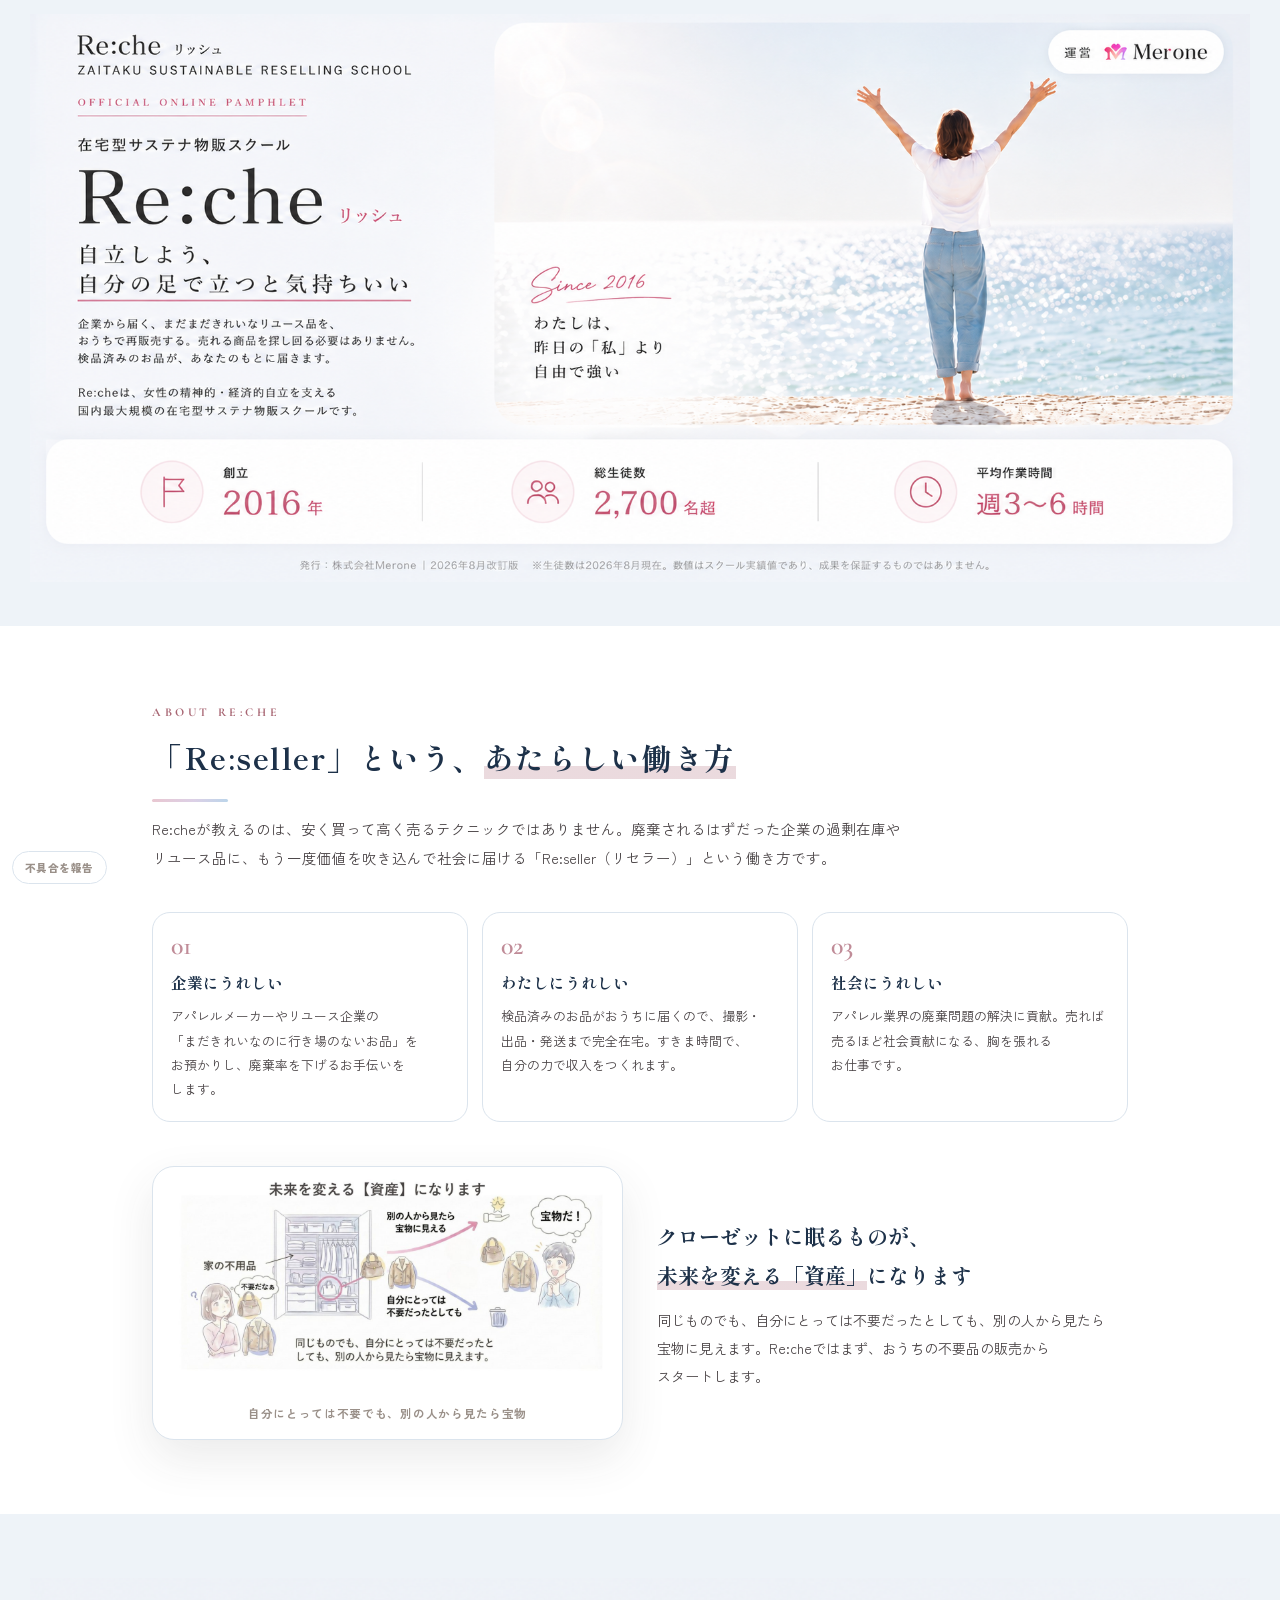
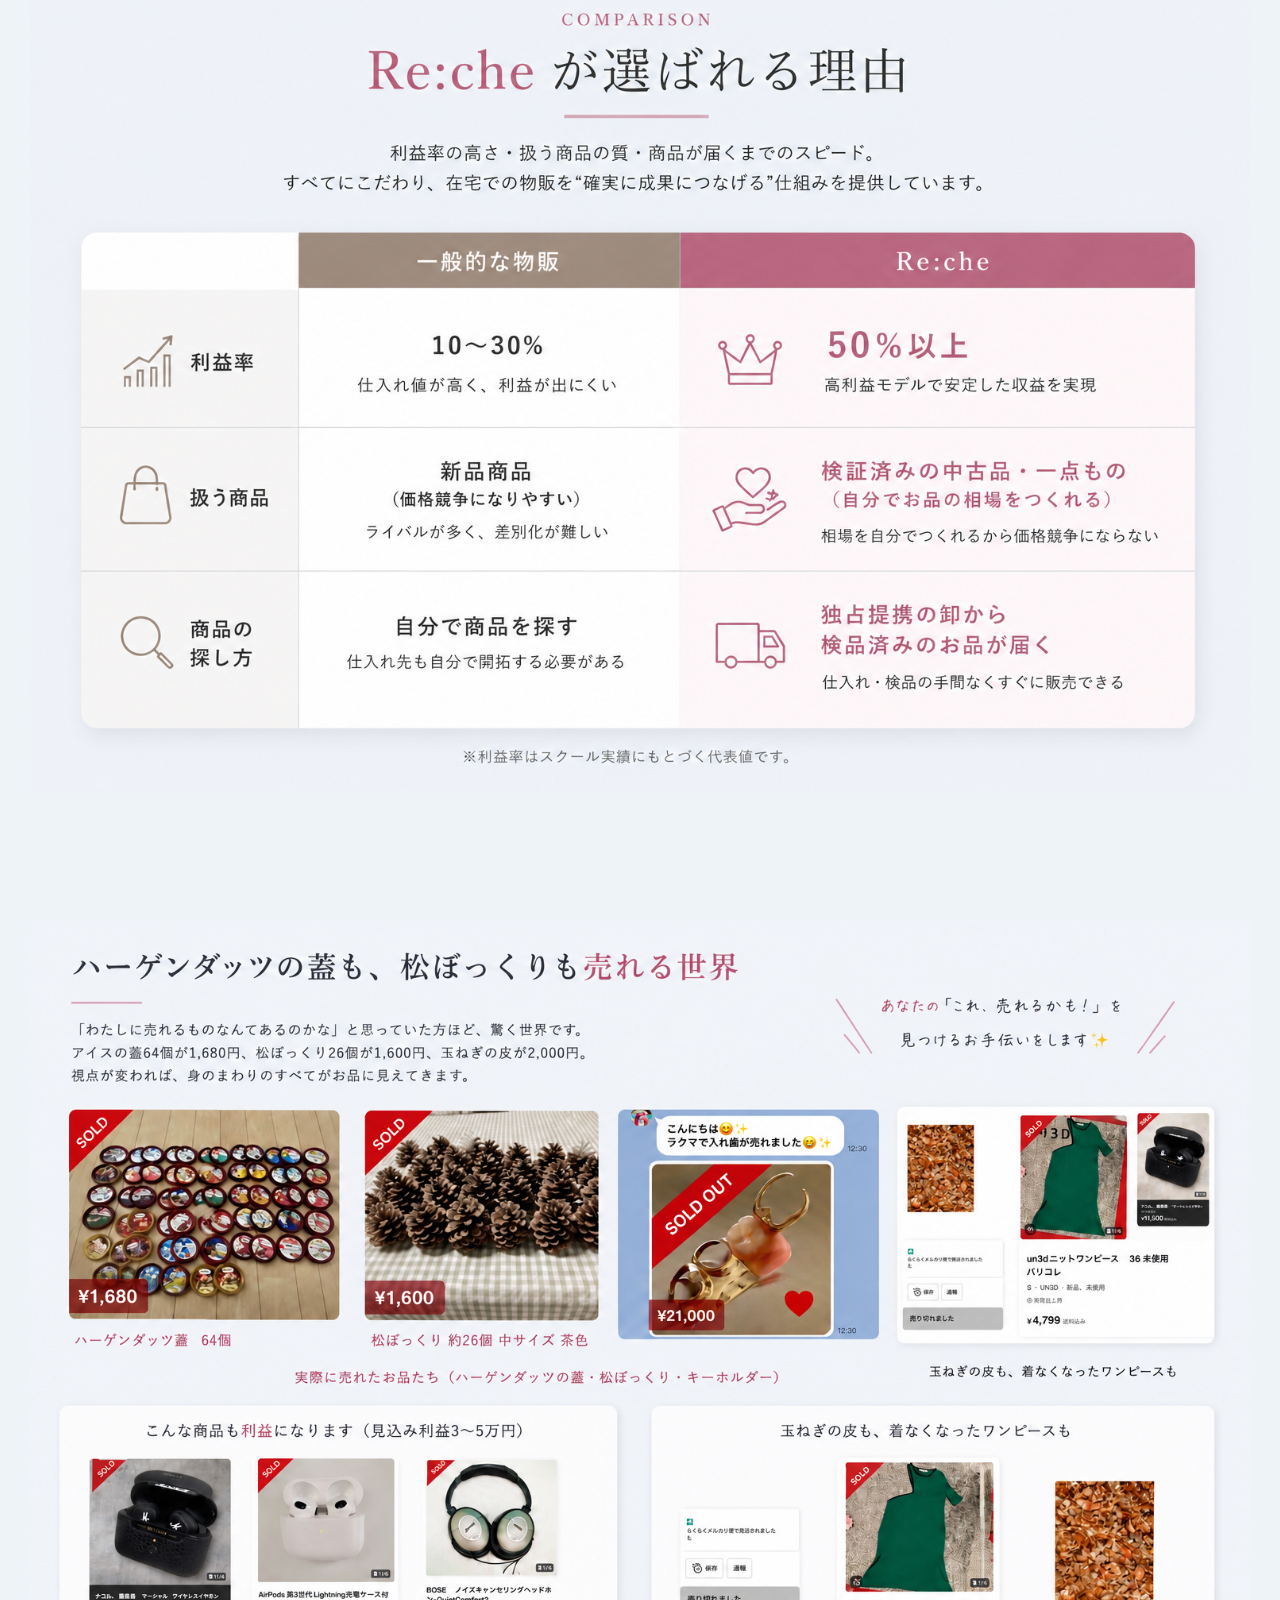
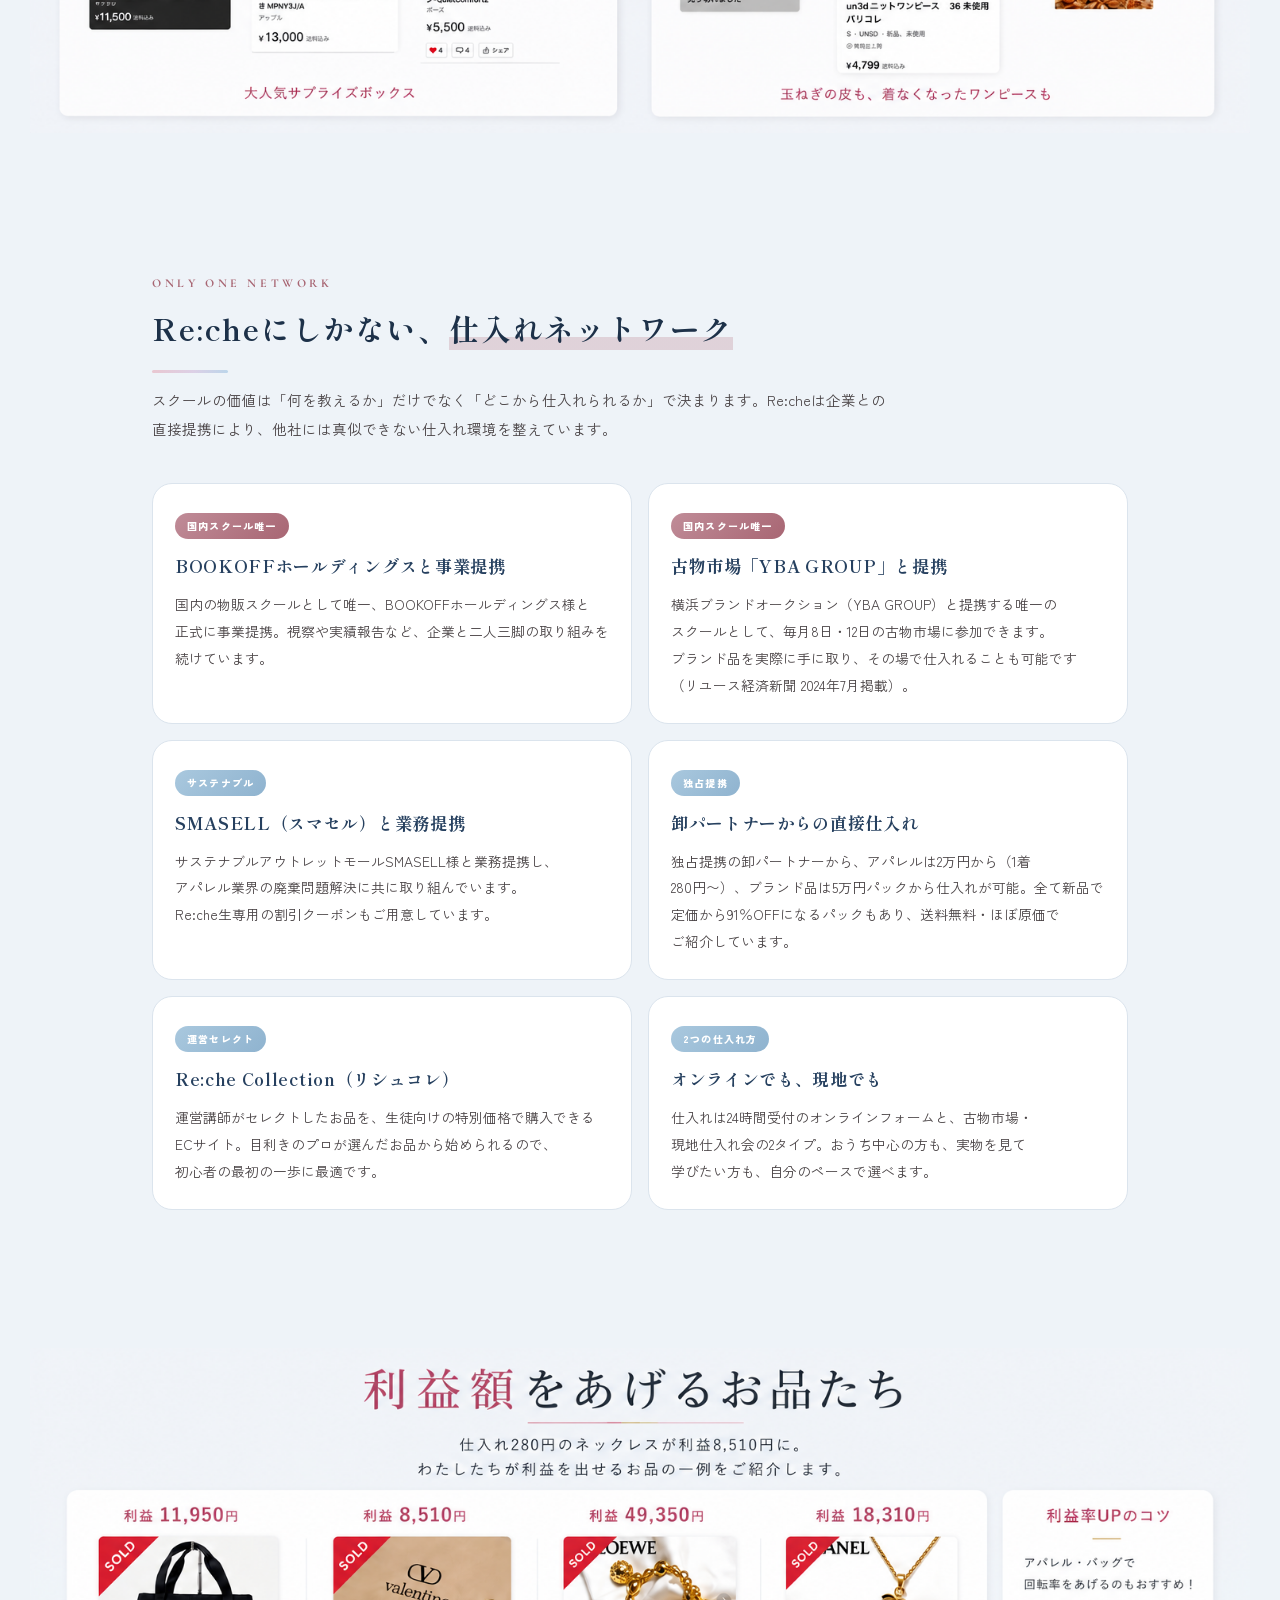
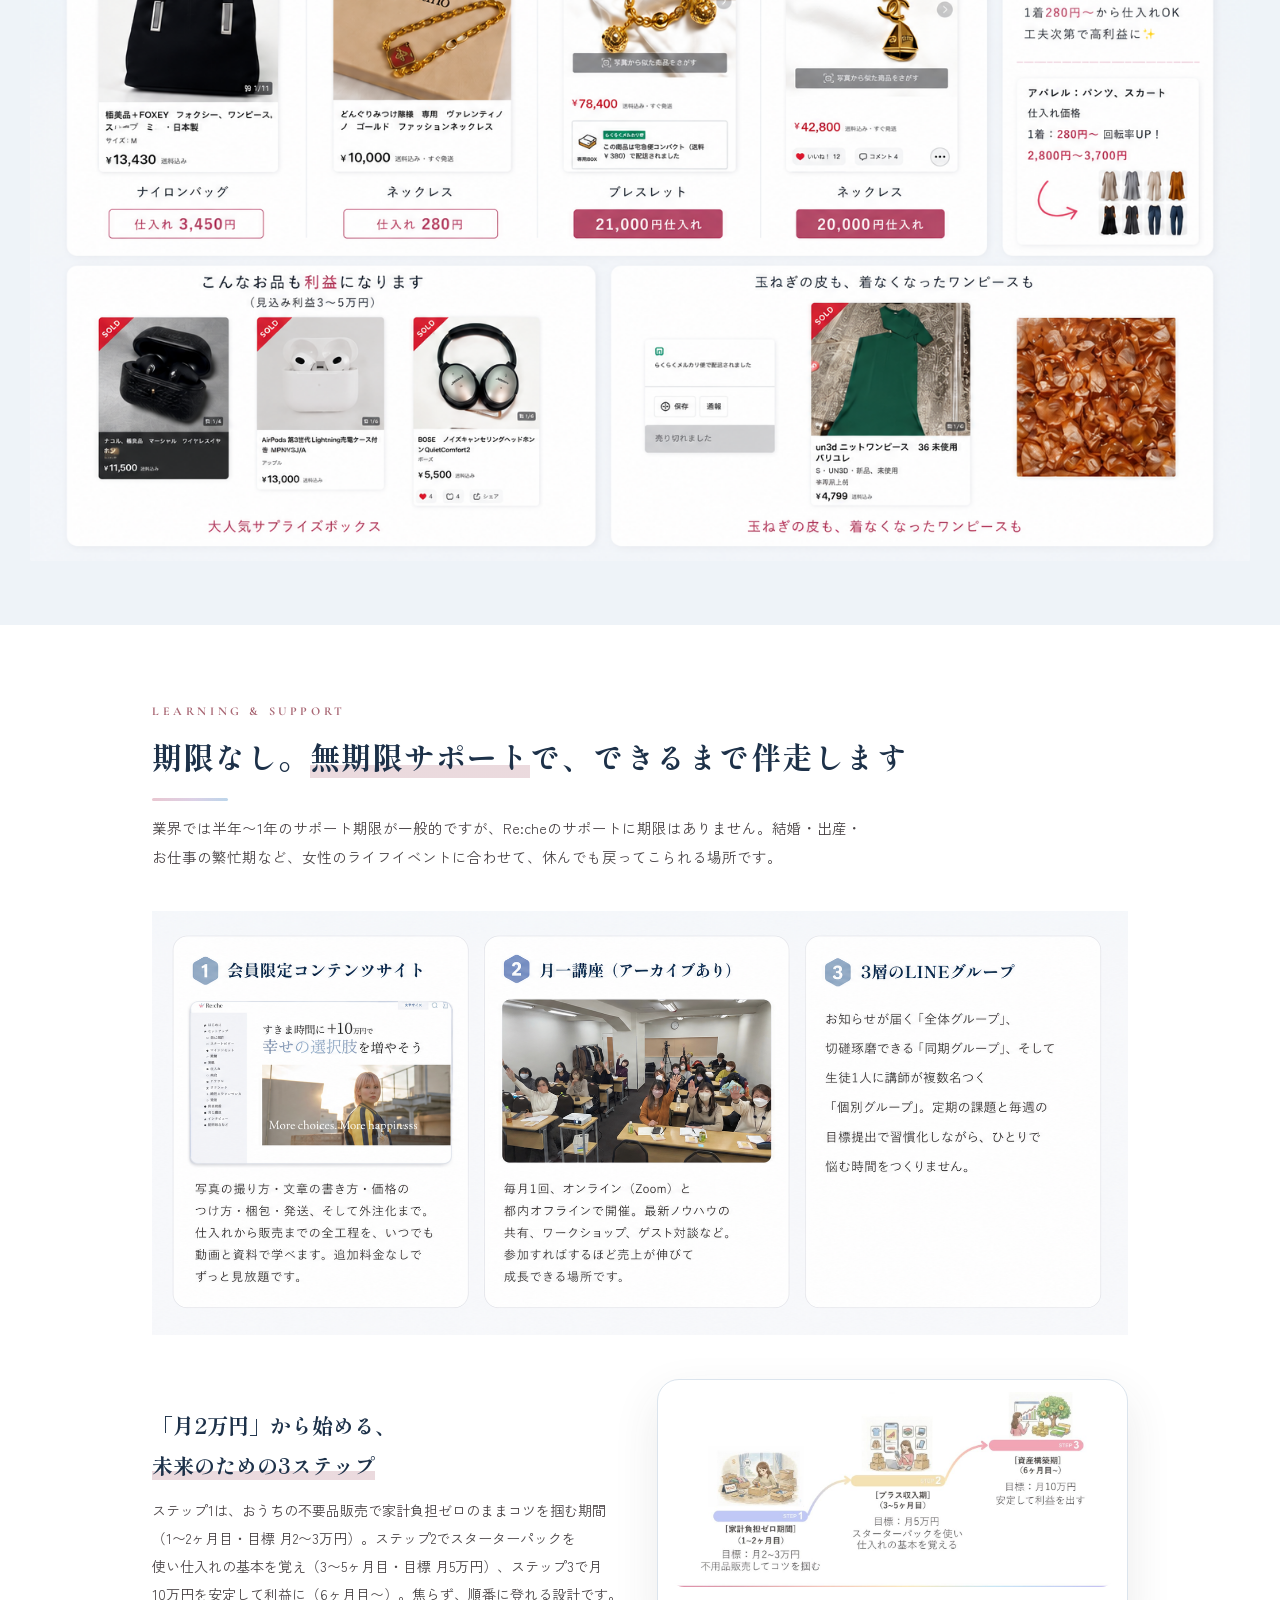
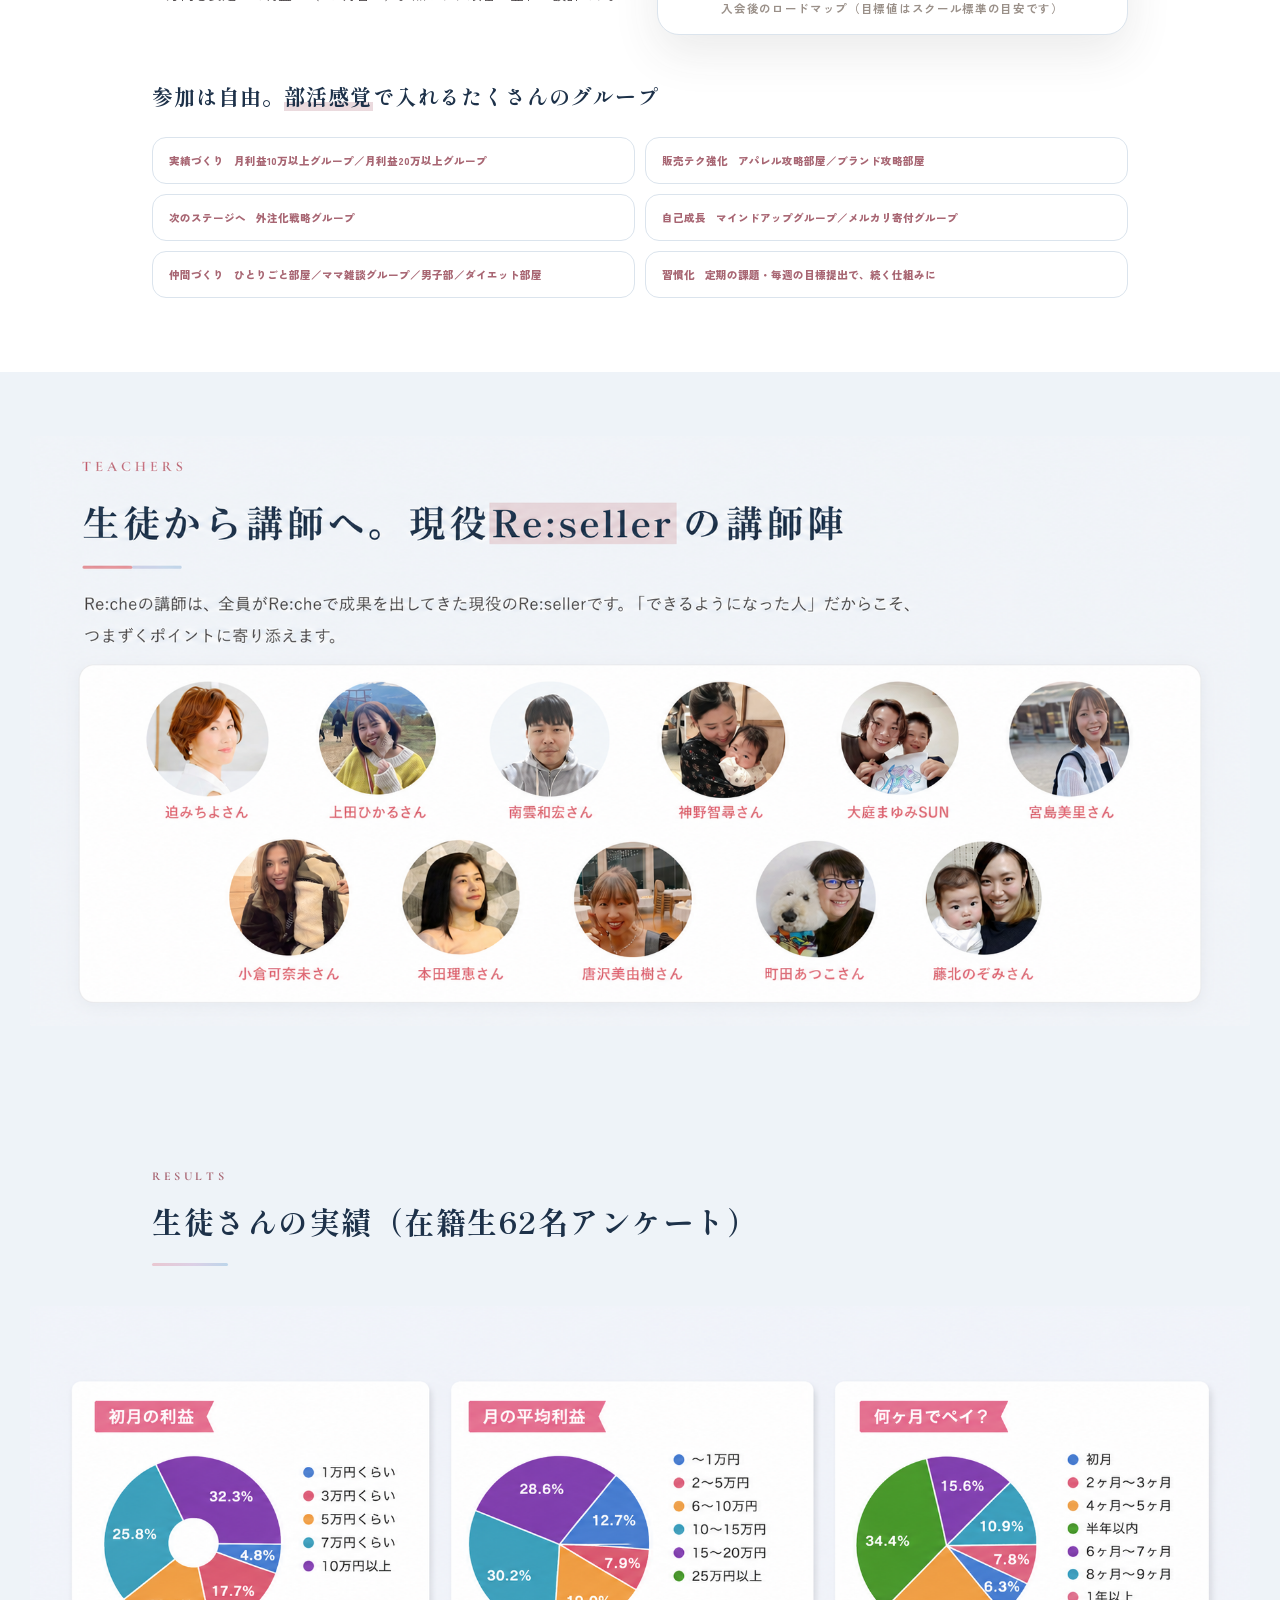
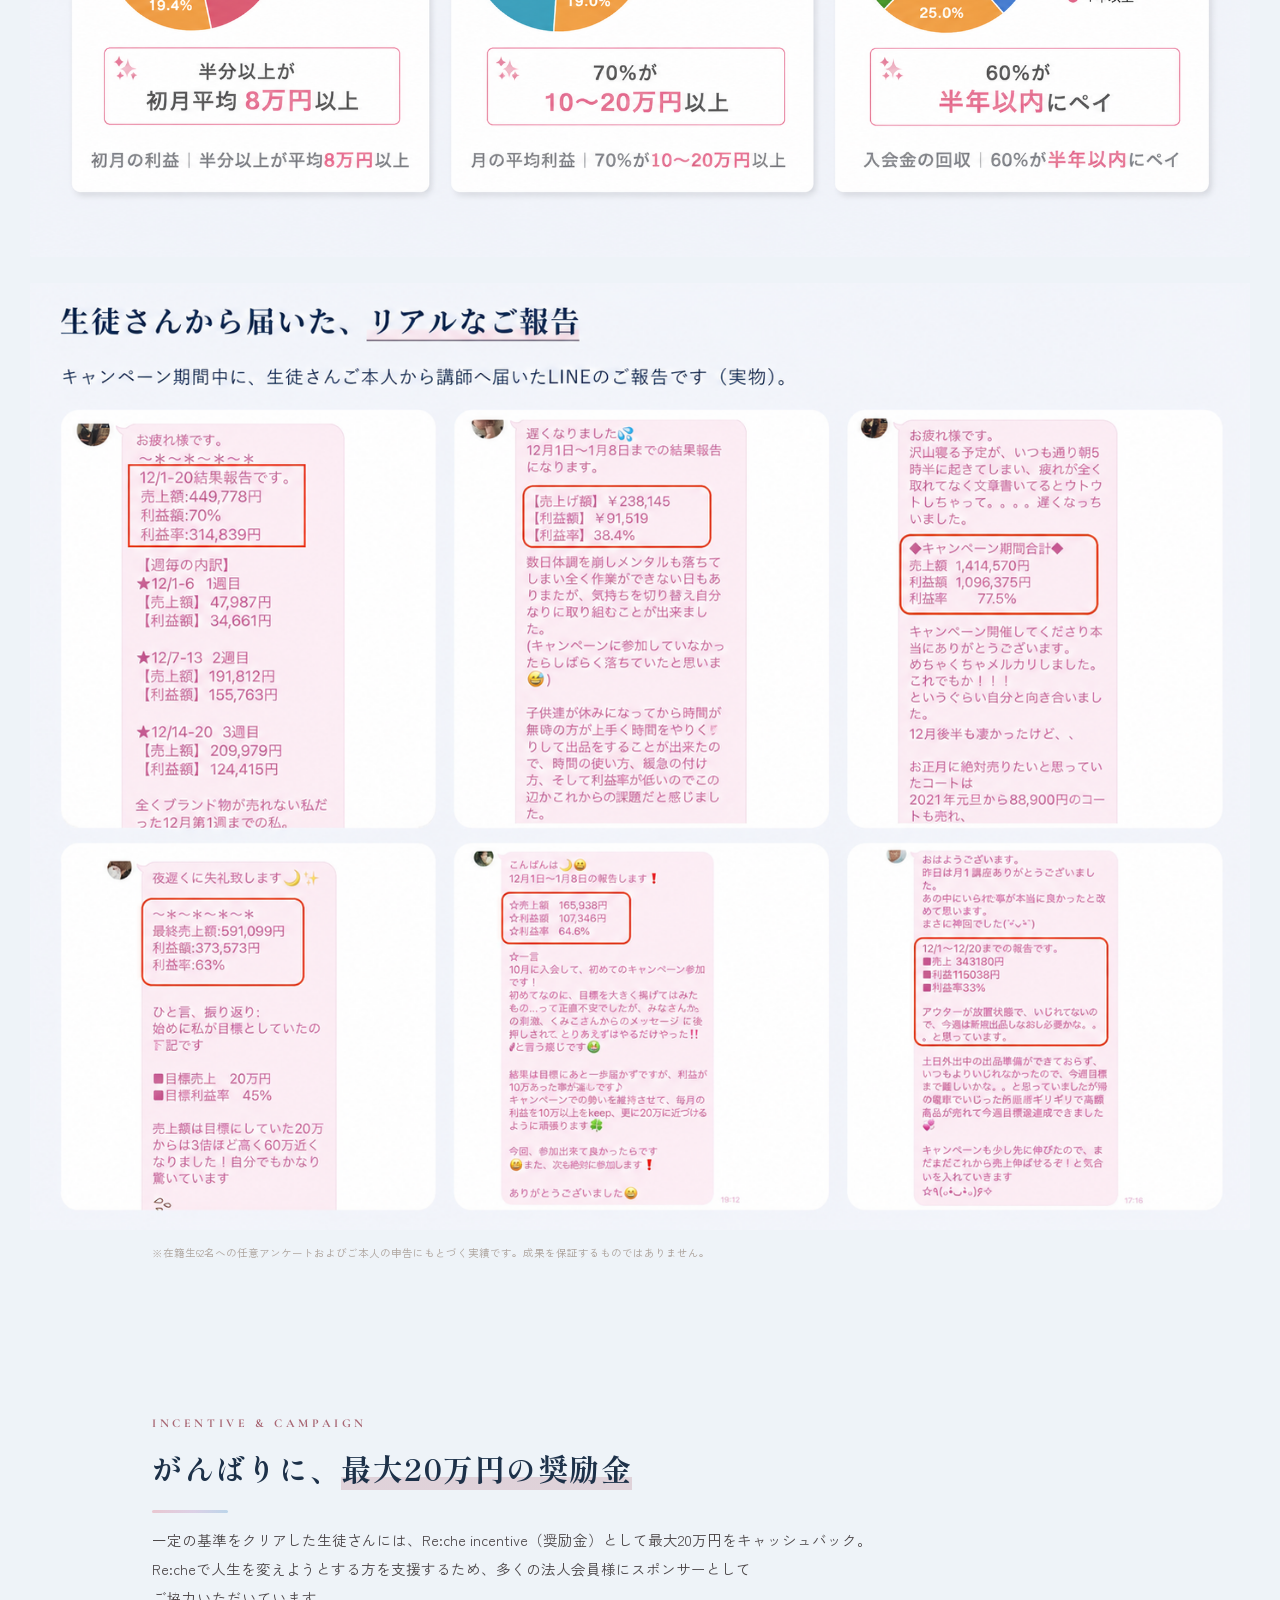
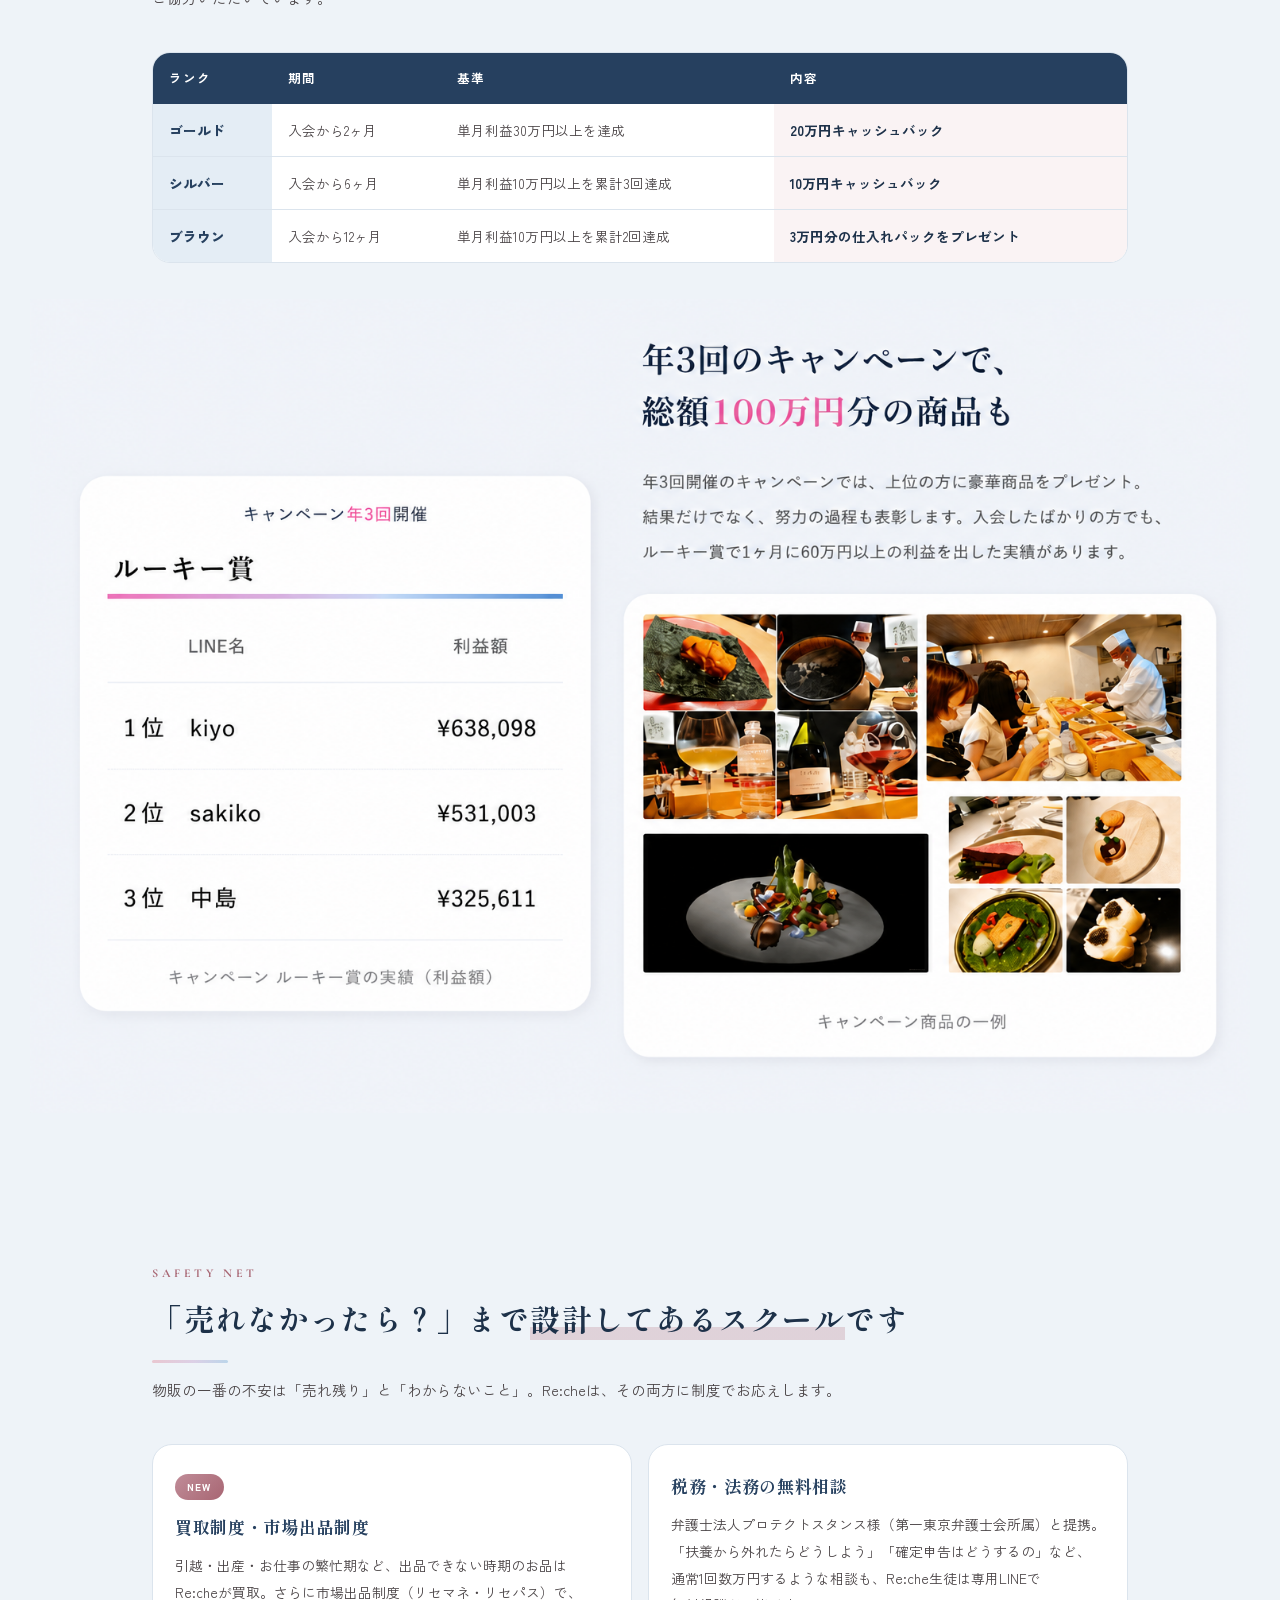
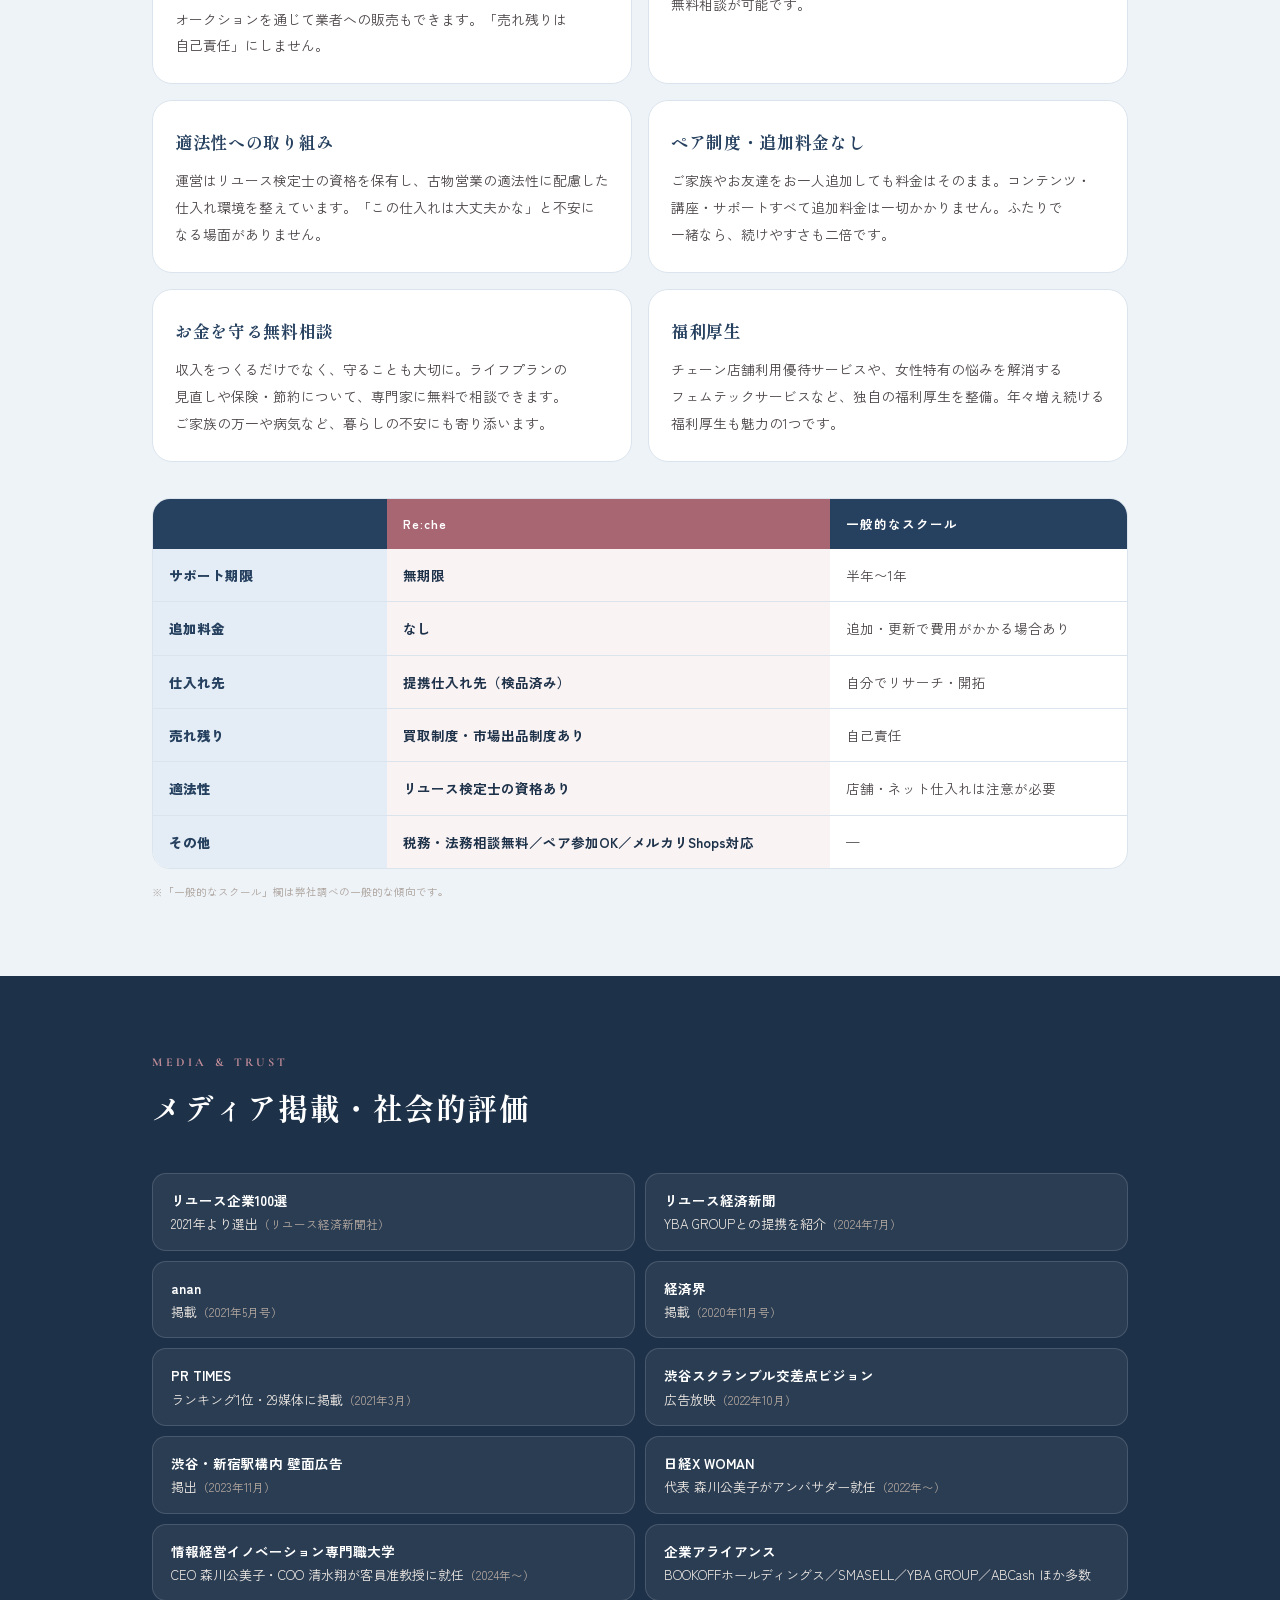
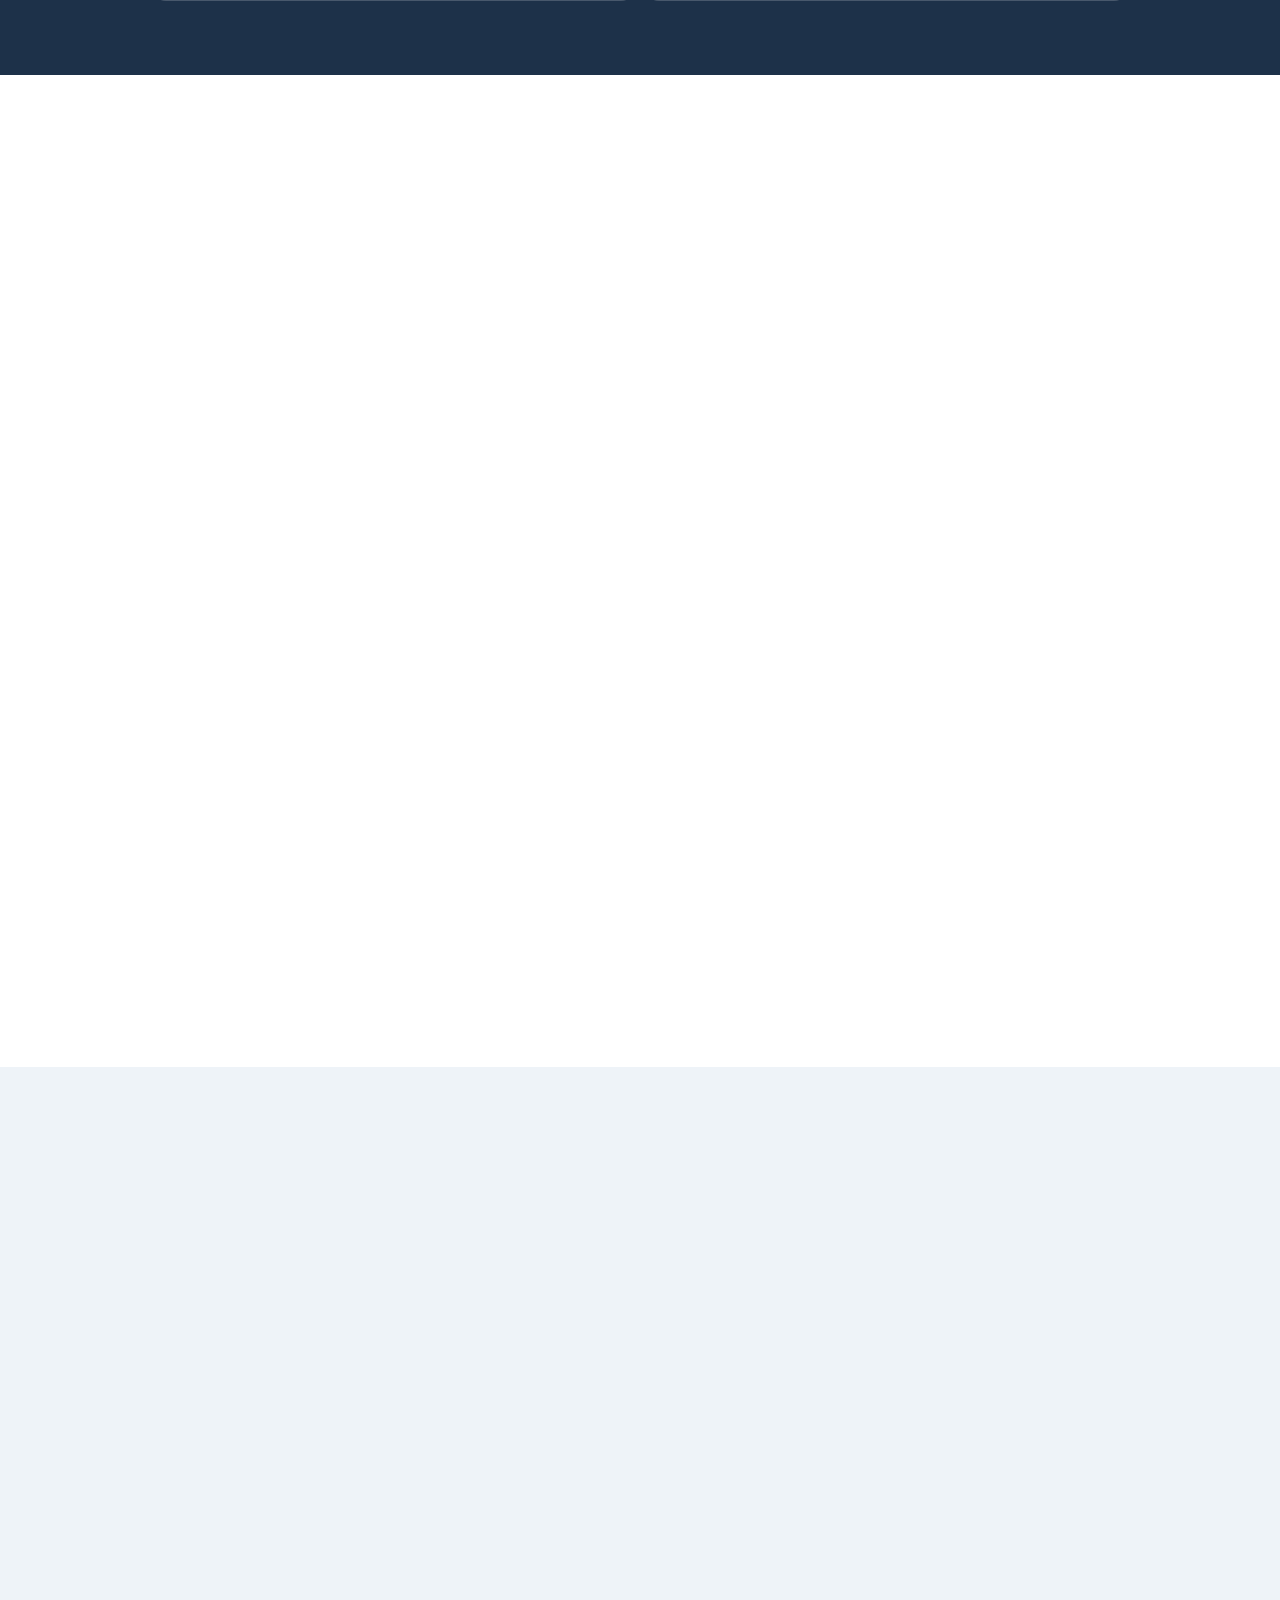
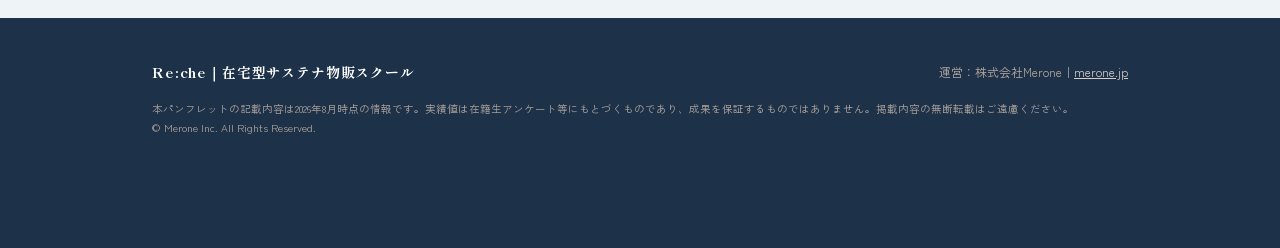
<file: index.html>
<!DOCTYPE html>
<html lang="ja">
<head>
<meta charset="UTF-8">
<meta name="viewport" content="width=device-width, initial-scale=1.0">
<title>Re:che（リッシュ）公式オンラインパンフレット｜在宅型サステナ物販スクール</title>
<meta name="description" content="株式会社Meroneが運営する国内最大規模の在宅型サステナ物販スクールRe:che（リッシュ）の公式オンラインパンフレット。仕入れの仕組み・サポート体制・生徒の実績・運営会社情報を掲載しています。">
<meta property="og:title" content="Re:che（リッシュ）公式オンラインパンフレット">
<meta property="og:description" content="自立しよう、自分の足で立つと気持ちいい。在宅型サステナ物販スクールRe:cheの公式ガイドです。">
<meta property="og:type" content="website">
<meta property="og:image" content="https://kumiko0814.github.io/reche-pamphlet/img/sec-hero.png">
<link rel="preconnect" href="https://fonts.googleapis.com">
<link rel="preconnect" href="https://fonts.gstatic.com" crossorigin>
<link href="https://fonts.googleapis.com/css2?family=Cormorant+Garamond:ital,wght@0,500;0,600;1,500&family=Shippori+Mincho:wght@500;600;700&family=Zen+Kaku+Gothic+New:wght@400;500;700;900&display=swap" rel="stylesheet">
<style>
:root{
  --bg:#eef3f8; --bg2:#e4edf5; --pink-bg:#fbeef1;
  --ink:#4a4446; --charcoal:#26405f; --charcoal-deep:#1d3149;
  --rose:#c08c98; --rose-deep:#a86673;
  --taupe:#8fb3cf; --line:#dbe4ed;
  --grad:linear-gradient(90deg,#e9c7d1 0%,#dcd0e6 55%,#bcd5ea 100%);
}
*{margin:0;padding:0;box-sizing:border-box;}
html{scroll-behavior:smooth;}
body{
  font-family:"Yu Gothic","YuGothic","Zen Kaku Gothic New","Hiragino Kaku Gothic ProN",sans-serif;
  color:var(--ink); background:var(--bg); line-height:2; font-size:15.5px;
  -webkit-font-smoothing:antialiased; overflow-x:hidden;
}
img{max-width:100%; display:block;}
a{color:var(--rose-deep);}
.en{font-family:"Cormorant Garamond","Yu Gothic",serif;}
.serif{font-family:"Shippori Mincho","Yu Mincho",serif;}
.wrap{max-width:1020px; margin:0 auto; padding:0 22px;}
.mob{display:none;}
@media(max-width:560px){ .mob{display:inline;} }

/* reveal */
.rv{opacity:0; transform:translateY(26px); transition:opacity .8s ease, transform .8s ease;}
.rv.in{opacity:1; transform:none;}
@media (prefers-reduced-motion: reduce){ .rv{opacity:1; transform:none; transition:none;} }

/* デザインボード（支給デザイン画像・無加工） */
.board{max-width:1240px; margin:0 auto; padding:0 10px;}
.board img{width:100%;}
.board.top{padding-top:14px;}
.stats{max-width:1240px; margin:16px auto 0; padding:0 10px;}
.stats .grid{display:grid; grid-template-columns:repeat(3,1fr); gap:14px;}
.stat{background:#fff; border-radius:18px; padding:20px 14px; box-shadow:0 10px 30px rgba(38,64,95,.08); display:flex; align-items:center; justify-content:center; gap:16px;}
.stat svg{width:34px; height:34px; stroke:var(--rose-deep); fill:none; stroke-width:1.5; stroke-linecap:round; stroke-linejoin:round; flex-shrink:0;}
.stat .lb{font-size:12px; color:var(--charcoal); font-weight:700; letter-spacing:.08em; display:block;}
.stat .vl{font-size:25px; font-weight:900; color:#b95d70; line-height:1.3; display:block;}
.stat .vl small{font-size:13px; font-weight:700;}
@media(max-width:880px){ .stats .grid{grid-template-columns:1fr;} }

/* sections */
section{padding:74px 0;}
section.alt{background:#fff;}
section.pinkbg{background:var(--pink-bg);}
section.darkbg{background:var(--charcoal-deep); color:#efe9e4;}
.sec-head{margin-bottom:40px;}
.sec-head .en-ov{font-size:12px; letter-spacing:.3em; color:var(--rose-deep); font-weight:700; display:block; margin-bottom:8px;}
.darkbg .sec-head .en-ov{color:var(--rose);}
.sec-head h2{font-family:"Shippori Mincho","Yu Mincho",serif; font-size:30px; font-weight:700; color:var(--charcoal-deep); letter-spacing:.05em; line-height:1.7; word-break:auto-phrase;}
.darkbg .sec-head h2{color:#fff;}
.sec-head h2 .u{background:linear-gradient(transparent 70%,rgba(192,140,152,.32) 70%);}
.sec-head p.sub{margin-top:12px; font-size:14.5px; word-break:auto-phrase; max-width:760px;}
.darkbg .sec-head p.sub{color:#d6cdc7;}
.hairline{height:3px; background:var(--grad); border-radius:99px; width:76px; margin-top:16px;}

.cards{display:grid; gap:16px;}
.cards.c2{grid-template-columns:1fr 1fr;}
.cards.c3{grid-template-columns:repeat(3,1fr);}
.card{background:#fff; border:1px solid var(--line); border-radius:20px; padding:24px 22px;}
.pinkbg .card, .pinkbg .frame{border-color:#eedede;}
.card h3{font-family:"Shippori Mincho","Yu Mincho",serif; font-size:17px; color:var(--charcoal); font-weight:700; margin-bottom:8px; letter-spacing:.04em; word-break:auto-phrase;}
.card p{font-size:13.8px; line-height:1.95; word-break:auto-phrase;}
.card .tag{display:inline-block; font-size:10px; font-weight:900; letter-spacing:.12em; color:#fff; background:linear-gradient(135deg,var(--rose),var(--rose-deep)); border-radius:999px; padding:3px 12px; margin-bottom:10px;}
.card .tag.bl{background:linear-gradient(135deg,#a9c8de,var(--taupe));}
.card .cimg{border-radius:14px; overflow:hidden; margin:12px 0 4px; border:1px solid var(--line);}

/* photo frames */
.frame{background:#fff; border-radius:22px; padding:12px; box-shadow:0 18px 46px rgba(63,57,60,.10); border:1px solid var(--line);}
.frame img{border-radius:14px;}
.frame .cap{font-size:11.5px; color:#9a9089; font-weight:700; letter-spacing:.06em; padding:10px 6px 2px; text-align:center; word-break:auto-phrase;}

.split{display:grid; grid-template-columns:1fr 1fr; gap:34px; align-items:center;}
.split .txt h3{font-family:"Shippori Mincho","Yu Mincho",serif; font-size:21px; font-weight:700; color:var(--charcoal-deep); line-height:1.9; margin-bottom:10px; word-break:auto-phrase;}
.split .txt h3 .u{background:linear-gradient(transparent 70%,rgba(192,140,152,.32) 70%);}
.split .txt p{font-size:14px; word-break:auto-phrase;}

.tblwrap{overflow-x:auto; -webkit-overflow-scrolling:touch; border-radius:18px; border:1px solid var(--line); background:#fff;}
table{width:100%; border-collapse:collapse; min-width:560px; font-size:13.5px;}
th,td{padding:14px 16px; text-align:left; border-bottom:1px solid var(--line); vertical-align:top; line-height:1.8;}
thead th{background:var(--charcoal); color:#fff; font-size:12.5px; letter-spacing:.08em; border-bottom:none;}
thead th.hl{background:var(--rose-deep);}
tbody tr:last-child td{border-bottom:none;}
td.hl{background:#faf3f4; font-weight:700; color:var(--charcoal-deep);}
td.rowlb,th.rowlb{font-weight:900; color:var(--charcoal); white-space:nowrap; background:var(--bg2);}

.flow{display:grid; grid-template-columns:repeat(3,1fr); gap:14px; margin-top:8px;}
.flow .f{background:#fff; border:1px solid var(--line); border-radius:18px; padding:20px 18px; position:relative;}
.flow .f .no{font-size:26px; font-weight:600; color:var(--rose); line-height:1; font-family:"Cormorant Garamond",serif;}
.flow .f h4{font-family:"Shippori Mincho","Yu Mincho",serif; font-size:15.5px; color:var(--charcoal-deep); font-weight:700; margin:8px 0 6px; word-break:auto-phrase;}
.flow .f p{font-size:12.8px; line-height:1.9; word-break:auto-phrase;}

.gallery{display:grid; grid-template-columns:1fr 1fr; gap:18px; margin-top:26px; align-items:start;}
.gallery .wide{grid-column:1/-1;}
.strip{display:grid; grid-template-columns:repeat(3,1fr); gap:18px; margin-top:26px; align-items:start;}

.club{display:grid; grid-template-columns:repeat(2,1fr); gap:10px;}
.club .cl{background:#fff; border:1px solid var(--line); border-radius:14px; padding:12px 16px; font-size:13px; font-weight:700; color:var(--charcoal); display:flex; gap:10px; align-items:baseline; word-break:auto-phrase;}
.club .cl span{font-size:10.5px; color:var(--rose-deep); font-weight:900; white-space:nowrap;}

.medlist{display:grid; grid-template-columns:repeat(2,1fr); gap:10px;}
.medlist .m{background:rgba(255,255,255,.06); border:1px solid rgba(255,255,255,.14); border-radius:14px; padding:14px 18px; font-size:13px; line-height:1.8; word-break:auto-phrase;}
.medlist .m b{color:#fff; display:block; font-size:13.5px;}
.medlist .m span{color:#b5a9a1; font-size:11.5px;}

.masonry{columns:3; column-gap:14px; margin-top:26px;}
.masonry .frame{margin:0 0 14px; break-inside:avoid; padding:8px;}
.masonry .frame img{border-radius:10px;}

.msg{background:#fff; border-radius:24px; border:1px solid var(--line); padding:0; overflow:hidden; display:grid; grid-template-columns:.9fr 1.1fr;}
.msg .ph{min-height:100%;}
.msg .ph img{width:100%; height:100%; object-fit:cover;}
.msg .bd{padding:36px 32px;}
.msg .q{font-family:"Shippori Mincho","Yu Mincho",serif; font-size:19px; font-weight:700; color:var(--charcoal-deep); line-height:2; margin-bottom:16px; word-break:auto-phrase;}
.msg .q .u{background:linear-gradient(transparent 70%,rgba(192,140,152,.32) 70%);}
.msg p{font-size:13.8px; margin-bottom:12px; word-break:auto-phrase;}
.msg .sign{text-align:right; font-size:13px; font-weight:900; color:var(--charcoal); margin-top:18px;}
.msg .sign small{display:block; font-weight:700; color:#9a9089; font-size:11px; letter-spacing:.08em;}

.cta{background:linear-gradient(135deg,var(--charcoal) 0%,var(--charcoal-deep) 100%); border-radius:26px; padding:46px 34px; text-align:center; color:#fff; position:relative; overflow:hidden;}
.cta::before{content:""; position:absolute; inset:auto -60px -120px auto; width:280px; height:280px; border-radius:50%; background:radial-gradient(circle,rgba(192,140,152,.35),transparent 70%);}
.cta h3{font-family:"Shippori Mincho","Yu Mincho",serif; font-size:22px; font-weight:700; letter-spacing:.06em; line-height:1.8; word-break:auto-phrase; position:relative;}
.cta p{font-size:13.5px; color:#d6cdc7; margin-top:10px; word-break:auto-phrase; position:relative;}
.cta .btns{display:flex; gap:12px; justify-content:center; margin-top:24px; flex-wrap:wrap; position:relative;}
.cta a.bt{display:inline-block; text-decoration:none; font-weight:900; font-size:14px; border-radius:999px; padding:14px 32px; letter-spacing:.04em;}
.cta a.p{background:linear-gradient(135deg,var(--rose),var(--rose-deep)); color:#fff;}
.cta a.w{background:#fff; color:var(--charcoal-deep);}

.links{display:grid; grid-template-columns:1fr 1fr; gap:14px; margin-top:26px;}
.links a{display:block; text-decoration:none; background:#fff; border:1px solid var(--line); border-radius:18px; padding:20px 22px; transition:box-shadow .2s;}
.links a:hover{box-shadow:0 10px 30px rgba(63,57,60,.10);}
.links b{color:var(--charcoal-deep); font-size:14.5px; display:block;}
.links span{font-size:12px; color:#9a9089;}

footer{background:var(--charcoal-deep); color:#b5a9a1; padding:40px 0 110px; font-size:12px;}
footer .fx{display:flex; justify-content:space-between; align-items:center; gap:16px; flex-wrap:wrap;}
footer .co{color:#fff; font-weight:900; font-size:14px; letter-spacing:.06em; font-family:"Shippori Mincho",serif;}
footer a{color:#d6cdc7;}
.smallnote{font-size:10.5px; color:#aca29b; margin-top:14px; line-height:1.8;}
.darkbg .smallnote{color:#948a84;}

@media(max-width:880px){
  .cards.c2,.cards.c3{grid-template-columns:1fr;}
  .flow{grid-template-columns:1fr;}
  .club{grid-template-columns:1fr;}
  .medlist{grid-template-columns:1fr;}
  .links{grid-template-columns:1fr;}
  .split{grid-template-columns:1fr; gap:22px;}
  .gallery{grid-template-columns:1fr;}
  .strip{grid-template-columns:1fr;}
  .masonry{columns:2;}
  .msg{grid-template-columns:1fr;}
  .msg .ph img{max-height:340px;}
  section{padding:56px 0;}
  .sec-head h2{font-size:23px;}
  body{font-size:14.5px;}
}
@media(max-width:520px){ .masonry{columns:1;} }

/* PC/SP出し分け・モバイル最適化 */
.pconly{display:block;}
.sponly{display:none;}
.bsec{padding:64px 0;}
.wcard{background:#fff; border-radius:18px; overflow:hidden; box-shadow:0 12px 30px rgba(38,64,95,.08);}
.wcard img{display:block; width:100%;}
.mstack img{display:block; width:100%;}
.mstack .gap{height:12px;}
.tgrid{display:grid; grid-template-columns:repeat(3,1fr); gap:14px 10px; background:#fff; border-radius:18px; padding:20px 14px; box-shadow:0 12px 30px rgba(38,64,95,.08);}
.tgrid img{width:100%; display:block;}
.mhero{padding:22px 20px 4px; max-width:560px; margin:0 auto;}
.mhero .mh-head{display:flex; justify-content:space-between; align-items:center; margin-bottom:18px;}
.mhero .mh-head .nm{font-family:"Shippori Mincho","Yu Mincho",serif; font-size:21px; font-weight:600; color:#3a3a3a; line-height:1.2;}
.mhero .mh-head .nm small{font-size:11px; color:var(--rose-deep); font-weight:700; letter-spacing:.08em;}
.mhero .mh-head .sb{display:block; font-size:7.5px; letter-spacing:.16em; color:#8a97a5; font-weight:700; margin-top:2px;}
.mhero .op{display:flex; align-items:center; gap:6px; background:#fff; border-radius:999px; padding:7px 13px; box-shadow:0 4px 14px rgba(38,64,95,.10); flex-shrink:0;}
.mhero .op span{font-size:10px; color:#8a97a5; font-weight:700;}
.mhero .op img{height:19px; width:auto;}
.mhero .kick{display:inline-block; font-size:10px; letter-spacing:.26em; color:var(--rose-deep); font-weight:700; border-bottom:1.5px solid var(--rose); padding-bottom:4px; margin-bottom:14px;}
.mhero h1{font-size:13.5px; color:#4a4446; letter-spacing:.14em; font-weight:700; margin-bottom:2px;}
.mhero .ttl{font-family:"Shippori Mincho","Yu Mincho",serif; font-size:46px; color:#3a3a3a; font-weight:600; letter-spacing:.02em; line-height:1.15;}
.mhero .ttl small{font-size:14px; color:var(--rose-deep); letter-spacing:.1em; font-weight:700;}
.mhero .pr{font-family:"Shippori Mincho","Yu Mincho",serif; font-size:19px; font-weight:700; color:#3a3a3a; line-height:1.9; border-bottom:2px solid var(--rose); display:inline-block; padding-bottom:6px; margin:10px 0 14px;}
.mhero p.ld{font-size:12.8px; line-height:2.05; color:#5a5456; word-break:auto-phrase; margin-bottom:8px;}
.mhero .ph{border-radius:18px; overflow:hidden; margin:16px 0 18px; box-shadow:0 14px 34px rgba(38,64,95,.14);}
.mhero .ph img{width:100%; display:block;}
@media(max-width:880px){
  .pconly{display:none;}
  .sponly{display:block;}
  section{padding:38px 0;}
  section.darkbg{padding:44px 0;}
  .bsec{padding:22px 0;}
  .sec-head{margin-bottom:22px;}
  .sec-head p.sub{margin-top:8px;}
  .club .cl{display:block; padding:12px 16px;}
  .club .cl span{display:block; margin-bottom:3px;}
  .club .cl .tx{word-break:keep-all; overflow-wrap:break-word; display:block;}
  .cta{padding:36px 22px;}
}

/* bug report tool */
#bugL{position:fixed; left:12px; bottom:16px; z-index:59; background:rgba(255,255,255,.92); border:1px solid var(--line); color:#9a9089; font-size:10.5px; font-weight:800; border-radius:999px; padding:5px 12px; cursor:pointer; letter-spacing:.04em;}
#bugM{position:fixed; inset:0; background:rgba(51,46,49,.55); display:none; align-items:center; justify-content:center; z-index:70; padding:24px;}
#bugM.on{display:flex;}
#bugM .bx{background:#fff; border-radius:20px; padding:22px 20px; max-width:360px; width:100%;}
#bugM h3{font-size:14.5px; color:var(--charcoal-deep); margin-bottom:8px;}
#bugM textarea{width:100%; border:1.5px solid #eae3db; border-radius:12px; padding:11px 13px; font-size:14px; line-height:1.8; color:var(--charcoal-deep); font-family:inherit; min-height:100px; resize:vertical;}
#bugM .bb{display:flex; gap:8px; margin-top:12px;}
#bugM button{flex:1; border:none; border-radius:999px; padding:11px; font-size:13px; font-weight:800; cursor:pointer; font-family:inherit;}
#bugM .s{background:linear-gradient(135deg,#b5798a,var(--rose)); color:#fff;}
#bugM .c{background:#f2ede7; color:var(--charcoal);}
#bugM .done{display:none; font-size:12.5px; color:var(--rose-deep); font-weight:800; margin-top:8px; text-align:center;}
</style>
</head>
<body>

<!-- HERO（支給デザイン） -->
<div class="board top pconly">
  <img src="img/sec-hero.png?v=5" alt="Re:che（リッシュ）在宅型サステナ物販スクール 公式オンラインパンフレット。自立しよう、自分の足で立つと気持ちいい。創立2016年・総生徒数2,700名超（2026年8月現在）・平均作業時間 週3〜6時間">
</div>
<div class="mhero sponly">
  <div class="mh-head">
    <div><span class="nm">Re:che <small>リッシュ</small></span><span class="sb">ZAITAKU SUSTAINABLE RESELLING SCHOOL</span></div>
    <div class="op"><span>運営</span><img src="img/merone-logo.png" alt="Merone"></div>
  </div>
  <span class="kick en">OFFICIAL ONLINE PAMPHLET</span>
  <h1>在宅型サステナ物販スクール</h1>
  <div class="ttl">Re:che <small>リッシュ</small></div>
  <div class="pr">自立しよう、<br>自分の足で立つと気持ちいい</div>
  <p class="ld">企業から届く、まだまだきれいなリユース品を、おうちで再販売する。売れる商品を探し回る必要はありません。検品済みのお品が、あなたのもとに届きます。</p>
  <p class="ld">Re:cheは、女性の精神的・経済的自立を支える国内最大規模の在宅型サステナ物販スクールです。</p>
  <div class="ph"><img src="img/m-hero-sea.png" alt="海辺で両手を広げる女性。わたしは、昨日の「私」より自由で強い"></div>
  <div class="stats" style="padding:0; margin:0;">
    <div class="grid">
      <div class="stat"><svg viewBox="0 0 24 24"><path d="M5 21V3"></path><path d="M5 4h12l-2.5 3.5L17 11H5"></path></svg><div><span class="lb">創立</span><span class="vl">2016<small> 年</small></span></div></div>
      <div class="stat"><svg viewBox="0 0 24 24"><circle cx="9" cy="8" r="3"></circle><circle cx="16.5" cy="9" r="2.5"></circle><path d="M4 19c0-2.8 2.2-5 5-5s5 2.2 5 5"></path><path d="M14.5 14.5c.6-.3 1.3-.5 2-.5 2.2 0 4 1.8 4 4"></path></svg><div><span class="lb">総生徒数</span><span class="vl">2,700<small> 名超</small></span></div></div>
      <div class="stat"><svg viewBox="0 0 24 24"><circle cx="12" cy="12" r="9"></circle><path d="M12 7v5l3 2"></path></svg><div><span class="lb">平均作業時間</span><span class="vl">週3〜6<small> 時間</small></span></div></div>
    </div>
  </div>
  <p class="smallnote" style="text-align:center; margin-top:12px;">発行：株式会社Merone｜2026年8月改訂版<br>※生徒数は2026年8月現在。数値はスクール実績値であり、成果を保証するものではありません。</p>
</div>

<!-- ABOUT -->
<section class="alt" style="margin-top:44px;">
  <div class="wrap">
    <div class="sec-head rv">
      <span class="en-ov en">ABOUT RE:CHE</span>
      <h2>「Re:seller」という、<br class="mob"><span class="u">あたらしい働き方</span></h2>
      <div class="hairline"></div>
      <p class="sub">Re:cheが教えるのは、安く買って高く売るテクニックではありません。廃棄されるはずだった企業の過剰在庫やリユース品に、もう一度価値を吹き込んで社会に届ける「Re:seller（リセラー）」という働き方です。</p>
    </div>
    <div class="flow rv">
      <div class="f"><div class="no">01</div><h4>企業にうれしい</h4><p>アパレルメーカーやリユース企業の「まだきれいなのに行き場のないお品」をお預かりし、廃棄率を下げるお手伝いをします。</p></div>
      <div class="f"><div class="no">02</div><h4>わたしにうれしい</h4><p>検品済みのお品がおうちに届くので、撮影・出品・発送まで完全在宅。すきま時間で、自分の力で収入をつくれます。</p></div>
      <div class="f"><div class="no">03</div><h4>社会にうれしい</h4><p>アパレル業界の廃棄問題の解決に貢献。売れば売るほど社会貢献になる、胸を張れるお仕事です。</p></div>
    </div>
    <div class="split rv" style="margin-top:44px;">
      <div class="frame"><img src="img/ill-closet.jpg" alt="家の不要品が、別の人から見たら宝物に見えるイラスト" loading="lazy"><div class="cap">自分にとっては不要でも、別の人から見たら宝物</div></div>
      <div class="txt">
        <h3>クローゼットに眠るものが、<br><span class="u">未来を変える「資産」</span>になります</h3>
        <p>同じものでも、自分にとっては不要だったとしても、別の人から見たら宝物に見えます。Re:cheではまず、おうちの不要品の販売からスタートします。</p>
      </div>
    </div>
  </div>
</section>

<!-- 選ばれる理由（支給デザイン） -->
<section class="bsec">
  <div class="board rv">
    <img src="img/sec-reason.png?v=4" alt="Re:cheが選ばれる理由の比較表。利益率は一般的な物販が10〜30％のところRe:cheは50％以上。扱う商品は検証済みの中古品・一点もの。商品は独占提携の卸から検品済みで届く" loading="lazy">
  </div>
</section>

<!-- こんなのも売れます（支給デザイン） -->
<section class="bsec">
  <div class="board rv">
    <img src="img/sec-surprise.png?v=4" alt="ハーゲンダッツの蓋64個が1,680円、松ぼっくり26個が1,600円、玉ねぎの皮が2,000円で売れた実例。あなたの「これ、売れるかも！」を見つけるお手伝いをします" loading="lazy">
  </div>
</section>

<!-- 仕入れネットワーク -->
<section>
  <div class="wrap">
    <div class="sec-head rv">
      <span class="en-ov en">ONLY ONE NETWORK</span>
      <h2>Re:cheにしかない、<br class="mob"><span class="u">仕入れネットワーク</span></h2>
      <div class="hairline"></div>
      <p class="sub">スクールの価値は「何を教えるか」だけでなく「どこから仕入れられるか」で決まります。Re:cheは企業との直接提携により、他社には真似できない仕入れ環境を整えています。</p>
    </div>
    <div class="cards c2 rv">
      <div class="card">
        <span class="tag">国内スクール唯一</span>
        <h3>BOOKOFFホールディングスと<br class="mob">事業提携</h3>
        <p>国内の物販スクールとして唯一、BOOKOFFホールディングス様と正式に事業提携。視察や実績報告など、企業と二人三脚の取り組みを続けています。</p>
      </div>
      <div class="card">
        <span class="tag">国内スクール唯一</span>
        <h3>古物市場「YBA GROUP」と提携</h3>
        <p>横浜ブランドオークション（YBA GROUP）と提携する唯一のスクールとして、毎月8日・12日の古物市場に参加できます。ブランド品を実際に手に取り、その場で仕入れることも可能です（リユース経済新聞 2024年7月掲載）。</p>
      </div>
      <div class="card">
        <span class="tag bl">サステナブル</span>
        <h3>SMASELL（スマセル）と<br class="mob">業務提携</h3>
        <p>サステナブルアウトレットモールSMASELL様と業務提携し、アパレル業界の廃棄問題解決に共に取り組んでいます。Re:che生専用の割引クーポンもご用意しています。</p>
      </div>
      <div class="card">
        <span class="tag bl">独占提携</span>
        <h3>卸パートナーからの直接仕入れ</h3>
        <p>独占提携の卸パートナーから、アパレルは2万円から（1着280円〜）、ブランド品は5万円パックから仕入れが可能。全て新品で定価から91％OFFになるパックもあり、送料無料・ほぼ原価でご紹介しています。</p>
      </div>
      <div class="card">
        <span class="tag bl">運営セレクト</span>
        <h3>Re:che Collection<br class="mob">（リシュコレ）</h3>
        <p>運営講師がセレクトしたお品を、生徒向けの特別価格で購入できるECサイト。目利きのプロが選んだお品から始められるので、初心者の最初の一歩に最適です。</p>
      </div>
      <div class="card">
        <span class="tag bl">2つの仕入れ方</span>
        <h3>オンラインでも、現地でも</h3>
        <p>仕入れは24時間受付のオンラインフォームと、古物市場・現地仕入れ会の2タイプ。おうち中心の方も、実物を見て学びたい方も、自分のペースで選べます。</p>
      </div>
    </div>
  </div>
</section>

<!-- 利益額をあげるお品たち（支給デザイン） -->
<section class="bsec">
  <div class="board rv">
    <img src="img/sec-goods.png?v=4" alt="利益額をあげるお品たち。仕入れ280円のネックレスが利益8,510円に。ナイロンバッグ利益11,950円、ブレスレット利益49,350円、ネックレス利益18,310円など" loading="lazy">
  </div>

</section>

<!-- 学び・サポート -->
<section class="alt">
  <div class="wrap">
    <div class="sec-head rv">
      <span class="en-ov en">LEARNING &amp; SUPPORT</span>
      <h2>期限なし。<br class="mob"><span class="u">無期限サポート</span>で、<br class="mob">できるまで伴走します</h2>
      <div class="hairline"></div>
      <p class="sub">業界では半年〜1年のサポート期限が一般的ですが、Re:cheのサポートに期限はありません。結婚・出産・お仕事の繁忙期など、女性のライフイベントに合わせて、休んでも戻ってこられる場所です。</p>
    </div>
    <div class="board rv pconly" style="padding:0;">
      <img src="img/sec-support.png?v=4" alt="会員限定コンテンツサイト・月一講座（アーカイブあり）・3層のLINEグループのご紹介" loading="lazy">
    </div>
    <div class="mstack sponly rv">
      <img src="img/m-support-1.png" alt="会員限定コンテンツサイトのご紹介" loading="lazy"><div class="gap"></div>
      <img src="img/m-support-2.png" alt="月一講座（アーカイブあり）のご紹介" loading="lazy"><div class="gap"></div>
      <img src="img/m-support-3.png" alt="3層のLINEグループのご紹介" loading="lazy">
    </div>
    <div class="split rv" style="margin-top:44px;">
      <div class="txt">
        <h3>「月2万円」から始める、<br><span class="u">未来のための3ステップ</span></h3>
        <p>ステップ1は、おうちの不要品販売で家計負担ゼロのままコツを掴む期間（1〜2ヶ月目・目標 月2〜3万円）。ステップ2でスターターパックを使い仕入れの基本を覚え（3〜5ヶ月目・目標 月5万円）、ステップ3で月10万円を安定して利益に（6ヶ月目〜）。焦らず、順番に登れる設計です。</p>
      </div>
      <div class="frame rv"><img src="img/ill-3step.jpg" alt="家計負担ゼロ期間、プラス収入期、資産構築期の3ステップロードマップ" loading="lazy"><div class="cap">入会後のロードマップ（目標値はスクール標準の目安です）</div></div>
    </div>
    <div style="margin-top:44px;" class="rv">
      <div class="sec-head" style="margin-bottom:22px;">
        <h2 style="font-size:21px;">参加は自由。<br class="mob"><span class="u">部活感覚</span>で入れる<br class="mob">たくさんのグループ</h2>
      </div>
      <div class="club">
        <div class="cl"><span>実績づくり</span><span class="tx">月利益10万以上グループ／<wbr>月利益20万以上グループ</span></div>
        <div class="cl"><span>販売テク強化</span><span class="tx">アパレル攻略部屋／<wbr>ブランド攻略部屋</span></div>
        <div class="cl"><span>次のステージへ</span><span class="tx">外注化戦略グループ</span></div>
        <div class="cl"><span>自己成長</span><span class="tx">マインドアップグループ／<wbr>メルカリ寄付グループ</span></div>
        <div class="cl"><span>仲間づくり</span><span class="tx">ひとりごと部屋／<wbr>ママ雑談グループ／<wbr>男子部／<wbr>ダイエット部屋</span></div>
        <div class="cl"><span>習慣化</span><span class="tx">定期の課題・毎週の目標提出で、<wbr>続く仕組みに</span></div>
      </div>
    </div>
  </div>
</section>

<!-- 講師（支給デザイン） -->
<section class="bsec">
  <div class="board rv pconly">
    <img src="img/sec-teachers.png?v=4" alt="生徒から講師へ。現役Re:sellerの講師陣：迫みちよさん、上田ひかるさん、南雲和宏さん、神野智尋さん、大庭まゆみさん、宮島美里さん、小倉可奈未さん、本田理恵さん、唐沢美由樹さん、町田あつこさん、藤北のぞみさん" loading="lazy">
  </div>
  <div class="wrap sponly rv">
    <img src="img/m-teachers-head.png" alt="生徒から講師へ。現役Re:sellerの講師陣" loading="lazy" style="margin-bottom:12px;">
    <div class="tgrid">
      <img src="img/t-sako.png" alt="講師 迫みちよさん" loading="lazy">
      <img src="img/t-ueda.png" alt="講師 上田ひかるさん" loading="lazy">
      <img src="img/t-nagumo.png" alt="講師 南雲和宏さん" loading="lazy">
      <img src="img/t-kanno.png" alt="講師 神野智尋さん" loading="lazy">
      <img src="img/t-oba.png" alt="講師 大庭まゆみさん" loading="lazy">
      <img src="img/t-miyajima.png" alt="講師 宮島美里さん" loading="lazy">
      <img src="img/t-ogura.png" alt="講師 小倉可奈未さん" loading="lazy">
      <img src="img/t-honda.png" alt="講師 本田理恵さん" loading="lazy">
      <img src="img/t-karasawa.png" alt="講師 唐沢美由樹さん" loading="lazy">
      <img src="img/t-machida.png" alt="講師 町田あつこさん" loading="lazy">
      <img src="img/t-fujikita.png" alt="講師 藤北のぞみさん" loading="lazy">
    </div>
  </div>
</section>

<!-- 実績（支給デザイン） -->
<section>
  <div class="wrap">
    <div class="sec-head rv">
      <span class="en-ov en">RESULTS</span>
      <h2>生徒さんの実績<br class="mob">（在籍生62名アンケート）</h2>
      <div class="hairline"></div>
    </div>
  </div>
  <div class="board rv pconly">
    <img src="img/sec-results.png?v=4" alt="在籍生62名アンケートの円グラフ3種：初月の利益は半分以上が平均8万円以上、月の平均利益は70%が10〜20万円以上、入会金の回収は60%が半年以内にペイ" loading="lazy">
  </div>
  <div class="wrap mstack sponly rv">
    <img src="img/m-results-1.png" alt="初月の利益：半分以上が初月平均8万円以上" loading="lazy"><div class="gap"></div>
    <img src="img/m-results-2.png" alt="月の平均利益：70%が10〜20万円以上" loading="lazy"><div class="gap"></div>
    <img src="img/m-results-3.png" alt="入会金の回収：60%が半年以内にペイ" loading="lazy">
  </div>
  <div class="board rv pconly" style="margin-top:26px;">
    <img src="img/sec-line.png?v=4" alt="生徒さんから届いたリアルなご報告。キャンペーン期間中に生徒さんご本人から講師へ届いたLINEの実物" loading="lazy">
  </div>
  <div class="wrap mstack sponly rv" style="margin-top:26px;">
    <img src="img/m-line-head.png" alt="生徒さんから届いた、リアルなご報告" loading="lazy"><div class="gap"></div>
    <img src="img/m-line-1.png" alt="生徒さんからのLINE報告（売上449,778円・利益率70%など）" loading="lazy"><div class="gap"></div>
    <img src="img/m-line-2.png" alt="生徒さんからのLINE報告（売上238,145円・最終売上591,099円など）" loading="lazy"><div class="gap"></div>
    <img src="img/m-line-3.png" alt="生徒さんからのLINE報告（キャンペーン期間合計 売上1,414,570円・利益率77.5%など）" loading="lazy">
  </div>
  <div class="wrap">
    <p class="smallnote">※在籍生62名への任意アンケートおよびご本人の申告にもとづく実績です。成果を保証するものではありません。</p>
  </div>
</section>

<!-- インセンティブ・キャンペーン -->
<section>
  <div class="wrap">
    <div class="sec-head rv">
      <span class="en-ov en">INCENTIVE &amp; CAMPAIGN</span>
      <h2>がんばりに、<br class="mob"><span class="u">最大20万円の奨励金</span></h2>
      <div class="hairline"></div>
      <p class="sub">一定の基準をクリアした生徒さんには、Re:che incentive（奨励金）として最大20万円をキャッシュバック。Re:cheで人生を変えようとする方を支援するため、多くの法人会員様にスポンサーとしてご協力いただいています。</p>
    </div>
    <div class="tblwrap rv">
      <table>
        <thead><tr><th>ランク</th><th>期間</th><th>基準</th><th>内容</th></tr></thead>
        <tbody>
          <tr><td class="rowlb">ゴールド</td><td>入会から2ヶ月</td><td>単月利益30万円以上を達成</td><td class="hl">20万円キャッシュバック</td></tr>
          <tr><td class="rowlb">シルバー</td><td>入会から6ヶ月</td><td>単月利益10万円以上を累計3回達成</td><td class="hl">10万円キャッシュバック</td></tr>
          <tr><td class="rowlb">ブラウン</td><td>入会から12ヶ月</td><td>単月利益10万円以上を累計2回達成</td><td class="hl">3万円分の仕入れパックをプレゼント</td></tr>
        </tbody>
      </table>
    </div>
  </div>
  <div class="board rv pconly" style="margin-top:36px;">
    <img src="img/sec-campaign.png?v=4" alt="年3回のキャンペーンで総額100万円分の商品も。ルーキー賞の実績：1位638,098円、2位531,003円、3位325,611円。キャンペーン商品の一例" loading="lazy">
  </div>
  <div class="wrap mstack sponly rv" style="margin-top:26px;">
    <img src="img/m-camp-head.png" alt="年3回のキャンペーンで、総額100万円分の商品も" loading="lazy"><div class="gap"></div>
    <img src="img/m-camp-rookie.png" alt="キャンペーン ルーキー賞の実績：1位638,098円、2位531,003円、3位325,611円" loading="lazy"><div class="gap"></div>
    <img src="img/m-camp-photos.png" alt="キャンペーン商品の一例（お食事・体験）" loading="lazy">
  </div>
</section>

<!-- 安心の制度 -->
<section>
  <div class="wrap">
    <div class="sec-head rv">
      <span class="en-ov en">SAFETY NET</span>
      <h2>「売れなかったら？」まで<br class="mob"><span class="u">設計してあるスクール</span>です</h2>
      <div class="hairline"></div>
      <p class="sub">物販の一番の不安は「売れ残り」と「わからないこと」。Re:cheは、その両方に制度でお応えします。</p>
    </div>
    <div class="cards c2 rv">
      <div class="card">
        <span class="tag">NEW</span>
        <h3>買取制度・市場出品制度</h3>
        <p>引越・出産・お仕事の繁忙期など、出品できない時期のお品はRe:cheが買取。さらに市場出品制度（リセマネ・リセパス）で、オークションを通じて業者への販売もできます。「売れ残りは自己責任」にしません。</p>
      </div>
      <div class="card">
        <h3>税務・法務の無料相談</h3>
        <p>弁護士法人プロテクトスタンス様（第一東京弁護士会所属）と提携。「扶養から外れたらどうしよう」「確定申告はどうするの」など、通常1回数万円するような相談も、Re:che生徒は専用LINEで無料相談が可能です。</p>
      </div>
      <div class="card">
        <h3>適法性への取り組み</h3>
        <p>運営はリユース検定士の資格を保有し、古物営業の適法性に配慮した仕入れ環境を整えています。「この仕入れは大丈夫かな」と不安になる場面がありません。</p>
      </div>
      <div class="card">
        <h3>ペア制度・追加料金なし</h3>
        <p>ご家族やお友達をお一人追加しても料金はそのまま。コンテンツ・講座・サポートすべて追加料金は一切かかりません。ふたりで一緒なら、続けやすさも二倍です。</p>
      </div>
      <div class="card">
        <h3>お金を守る無料相談</h3>
        <p>収入をつくるだけでなく、守ることも大切に。ライフプランの見直しや保険・節約について、専門家に無料で相談できます。ご家族の万一や病気など、暮らしの不安にも寄り添います。</p>
      </div>
      <div class="card">
        <h3>福利厚生</h3>
        <p>チェーン店舗利用優待サービスや、女性特有の悩みを解消するフェムテックサービスなど、独自の福利厚生を整備。年々増え続ける福利厚生も魅力の1つです。</p>
      </div>
    </div>
    <div style="margin-top:36px;" class="rv">
      <div class="tblwrap">
        <table>
          <thead><tr><th style="width:24%"></th><th class="hl">Re:che</th><th>一般的なスクール</th></tr></thead>
          <tbody>
            <tr><td class="rowlb">サポート期限</td><td class="hl">無期限</td><td>半年〜1年</td></tr>
            <tr><td class="rowlb">追加料金</td><td class="hl">なし</td><td>追加・更新で費用がかかる場合あり</td></tr>
            <tr><td class="rowlb">仕入れ先</td><td class="hl">提携仕入れ先（検品済み）</td><td>自分でリサーチ・開拓</td></tr>
            <tr><td class="rowlb">売れ残り</td><td class="hl">買取制度・市場出品制度あり</td><td>自己責任</td></tr>
            <tr><td class="rowlb">適法性</td><td class="hl">リユース検定士の資格あり</td><td>店舗・ネット仕入れは注意が必要</td></tr>
            <tr><td class="rowlb">その他</td><td class="hl">税務・法務相談無料／ペア参加OK／メルカリShops対応</td><td>—</td></tr>
          </tbody>
        </table>
      </div>
      <p class="smallnote">※「一般的なスクール」欄は弊社調べの一般的な傾向です。</p>
    </div>
  </div>
</section>

<!-- メディア -->
<section class="darkbg">
  <div class="wrap">
    <div class="sec-head rv">
      <span class="en-ov en">MEDIA &amp; TRUST</span>
      <h2>メディア掲載・社会的評価</h2>
    </div>
    <div class="medlist rv">
      <div class="m"><b>リユース企業100選</b>2021年より選出<span>（リユース経済新聞社）</span></div>
      <div class="m"><b>リユース経済新聞</b>YBA GROUPとの提携を紹介<span>（2024年7月）</span></div>
      <div class="m"><b>anan</b>掲載<span>（2021年5月号）</span></div>
      <div class="m"><b>経済界</b>掲載<span>（2020年11月号）</span></div>
      <div class="m"><b>PR TIMES</b>ランキング1位・29媒体に掲載<span>（2021年3月）</span></div>
      <div class="m"><b>渋谷スクランブル交差点ビジョン</b>広告放映<span>（2022年10月）</span></div>
      <div class="m"><b>渋谷・新宿駅構内 壁面広告</b>掲出<span>（2023年11月）</span></div>
      <div class="m"><b>日経X WOMAN</b>代表 森川公美子がアンバサダー就任<span>（2022年〜）</span></div>
      <div class="m"><b>情報経営イノベーション専門職大学</b>CEO 森川公美子・COO 清水翔が客員准教授に就任<span>（2024年〜）</span></div>
      <div class="m"><b>企業アライアンス</b>BOOKOFFホールディングス／SMASELL／YBA GROUP／ABCash ほか多数</div>
    </div>
  </div>
</section>

<!-- 運営会社 -->
<section class="alt">
  <div class="wrap">
    <div class="sec-head rv">
      <span class="en-ov en">COMPANY</span>
      <h2>運営会社について</h2>
      <div class="hairline"></div>
    </div>
    <div class="cards c2 rv" style="margin-bottom:16px;">
      <div class="card">
        <img src="img/merone-logo.png" alt="株式会社Merone" style="height:34px; width:auto; margin-bottom:14px;">
        <p>株式会社Meroneは、女性の経済的・精神的自立を目的として、女性支援事業を多岐にわたり展開しています。Re:cheはその創業事業として、女性の社会貢献を創出し、一人ひとりの働き方を支援しています。</p>
      </div>
      <div class="card">
        <h3>グループサービス</h3>
        <p><b style="color:var(--charcoal);">nomama</b>｜社内独自のノウハウを活用したDX人材スクール。どんな場所でも通用する人材への教育を提供しています。</p>
        <p style="margin-top:8px;"><b style="color:var(--charcoal);">スクール運営支援</b>｜累計45社を超えるスクール支援の実績があります。</p>
      </div>
    </div>
    <div class="msg rv">
      <div class="ph"><img src="img/photo-class.jpg" alt="生徒のみなさまと語り合う代表の森川公美子" loading="lazy"></div>
      <div class="bd">
        <div class="q">「何のために収入を増やし、<br class="mob">どう生きていくか。<br><span class="u">誰を幸せにしたいか。</span>」</div>
        <p>起業して間もない頃、仕事とお金のことだけに専念した結果、体調を崩し、大切な仲間が離れていく経験をしました。だからこそRe:cheは、利益の数字だけを追いかけるスクールにはしないと決めています。</p>
        <p>結婚や出産などのライフイベントがあっても戻ってこられる無期限サポート。しっかり休むことも大切にする文化。そして、税務や法務、起業のご相談まで、収入をつくった「その後」まで伴走する体制。倫理的で、胸を張れる働き方を、これからも生徒のみなさまと一緒に追求してまいります。</p>
        <div class="sign">株式会社Merone 代表取締役　森川公美子<small>MORIKAWA KUMIKO</small></div>
      </div>
    </div>
  </div>
</section>

<!-- CTA -->
<section>
  <div class="wrap">
    <div class="cta rv">
      <h3>ご料金・入会時期は、<br class="mob">説明会・個別面談でご案内しています</h3>
      <p>おひとりおひとりの状況に合わせて、最適なスタートの仕方をご提案します。<br class="mob">気になることは、どんな小さなことでもお気軽にご相談ください。</p>
      <div class="btns">
        <a class="bt p" href="https://kumiko0814.github.io/reche-faq/">よくある質問を見る</a>
        <a class="bt w" href="https://kumiko0814.github.io/reche-interview/">生徒インタビューを読む</a>
      </div>
    </div>
    <div class="links rv">
      <a href="https://merone.jp" target="_blank" rel="noopener"><b>Merone 公式サイト</b><span>merone.jp｜会社情報・特定商取引法に基づく表記はこちら</span></a>
      <a href="https://kumiko0814.github.io/reche-interview/"><b>Re:che 生徒インタビュー集</b><span>19名のリアルなストーリーを掲載しています</span></a>
    </div>
  </div>
</section>

<footer>
  <div class="wrap">
    <div class="fx">
      <div class="co">Re:che｜在宅型サステナ物販スクール</div>
      <div>運営：株式会社Merone｜<a href="https://merone.jp" target="_blank" rel="noopener">merone.jp</a></div>
    </div>
    <p class="smallnote">本パンフレットの記載内容は2026年8月時点の情報です。実績値は在籍生アンケート等にもとづくものであり、成果を保証するものではありません。掲載内容の無断転載はご遠慮ください。<br>© Merone Inc. All Rights Reserved.</p>
  </div>
</footer>

<!-- バグ報告ツール -->
<div id="bugL">不具合を報告</div>
<div id="bugM"><div class="bx">
  <h3>不具合・気になったことを教えてください</h3>
  <textarea id="bugT" placeholder="例）表がスマホで見切れています（iPhone/Safari）"></textarea>
  <div class="bb"><button class="c" id="bugC">閉じる</button><button class="s" id="bugS">送信する</button></div>
  <div class="done" id="bugD">届きました。ありがとうございます。すぐ確認します。</div>
</div></div>
<script>
(function(){
var U="https://inrvprlyobghviklulcv.supabase.co/rest/v1/ailab_notes";
var K="sb_publishable_ZrCNcsRHMci-l7Fns8QtIA_X22XZGJp";
var M=document.getElementById("bugM");
document.getElementById("bugL").onclick=function(){ M.classList.add("on"); };
document.getElementById("bugC").onclick=function(){ M.classList.remove("on"); document.getElementById("bugD").style.display="none"; };
document.getElementById("bugS").onclick=function(){
  var t=document.getElementById("bugT").value.trim();
  if(!t){ document.getElementById("bugT").focus(); return; }
  var btn=this; btn.disabled=true;
  function done(){
    document.getElementById("bugD").style.display="block";
    document.getElementById("bugT").value=""; btn.disabled=false;
    setTimeout(function(){ M.classList.remove("on"); document.getElementById("bugD").style.display="none"; },1800);
  }
  fetch(U,{method:"POST",headers:{apikey:K,Authorization:"Bearer "+K,"Content-Type":"application/json"},
    body:JSON.stringify({member_id:"bug_reche-pamphlet",member_name:"Re:cheパンフレット",mood:"バグ報告",worry:t,want:location.href.slice(0,180)+" ／ "+navigator.userAgent.slice(0,140)})})
    .then(function(){ done(); }).catch(function(){ btn.disabled=false; alert("送信できませんでした。通信環境をご確認ください。"); });
};
if("IntersectionObserver" in window){
  var io=new IntersectionObserver(function(es){
    es.forEach(function(e){ if(e.isIntersecting){ e.target.classList.add("in"); io.unobserve(e.target); } });
  },{threshold:.12, rootMargin:"0px 0px -40px 0px"});
  document.querySelectorAll(".rv").forEach(function(el){ io.observe(el); });
}else{
  document.querySelectorAll(".rv").forEach(function(el){ el.classList.add("in"); });
}
})();
</script>
</body>
</html>
</file>
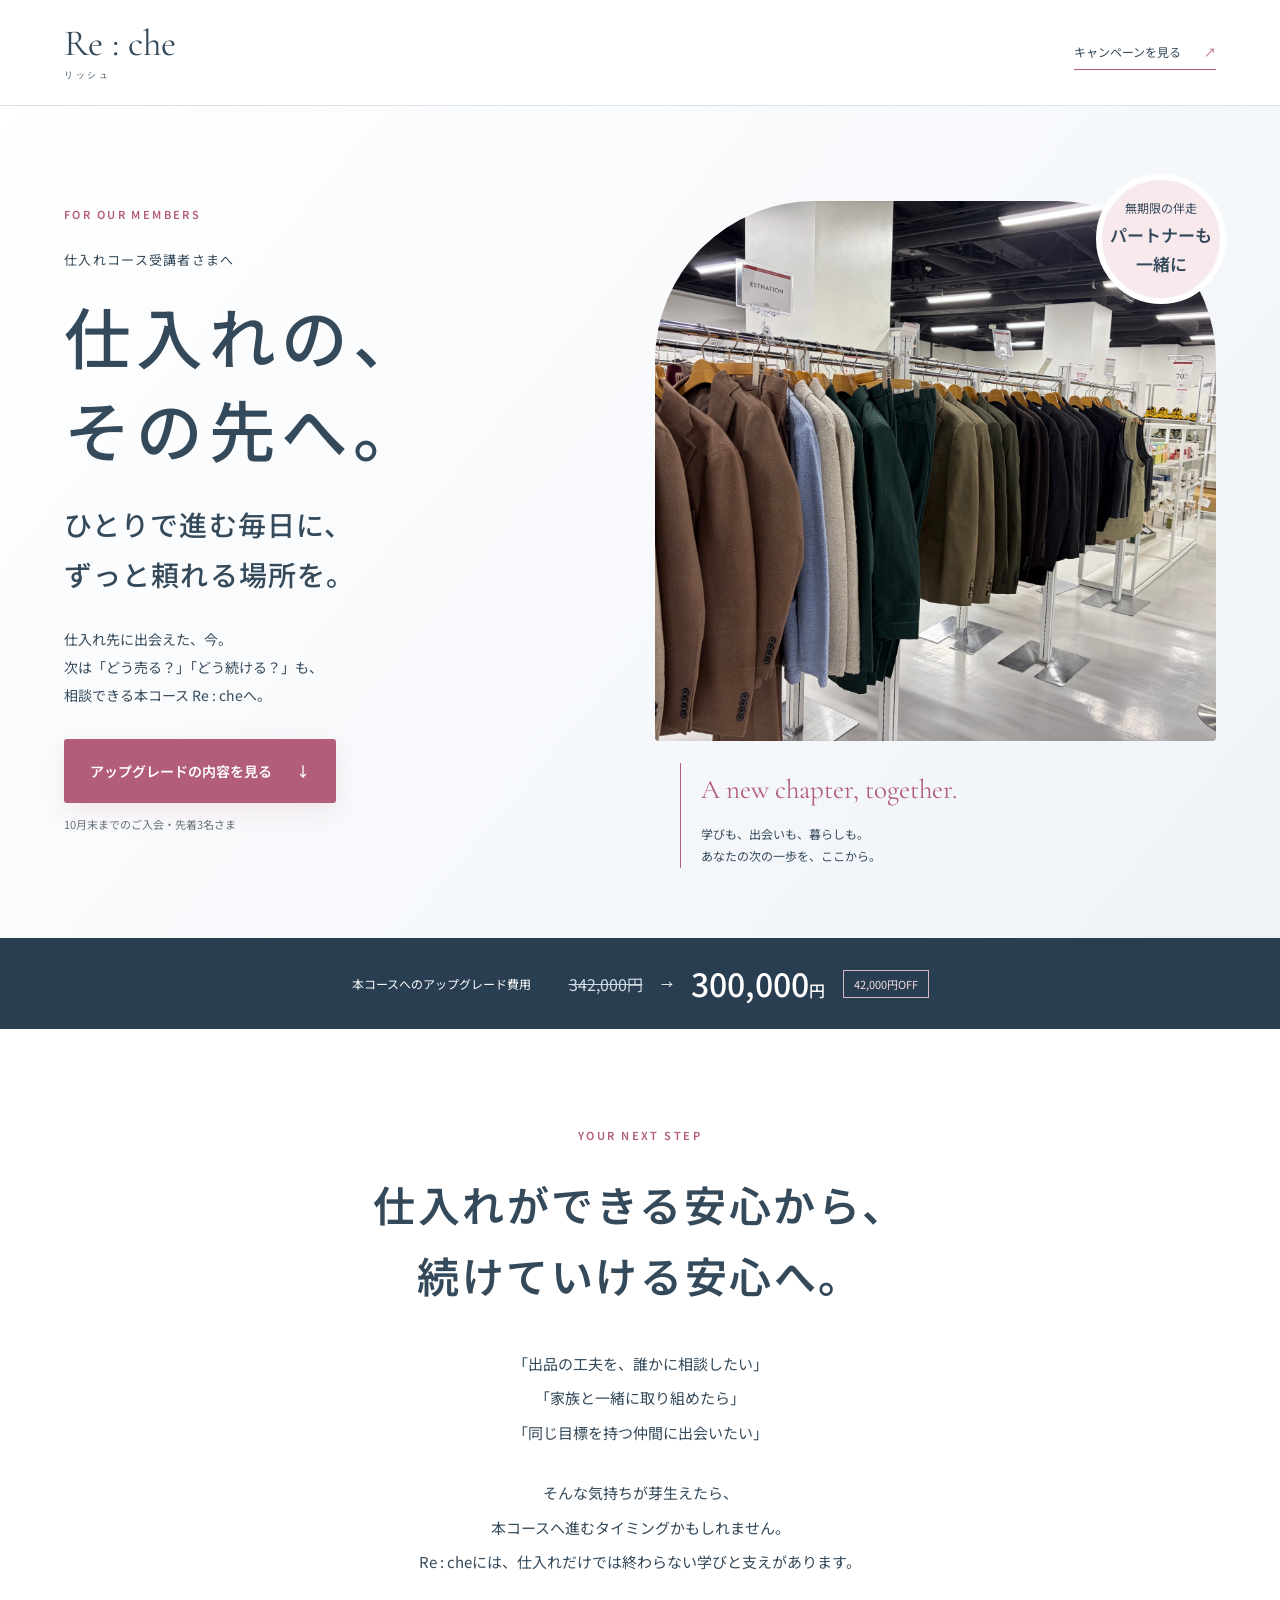
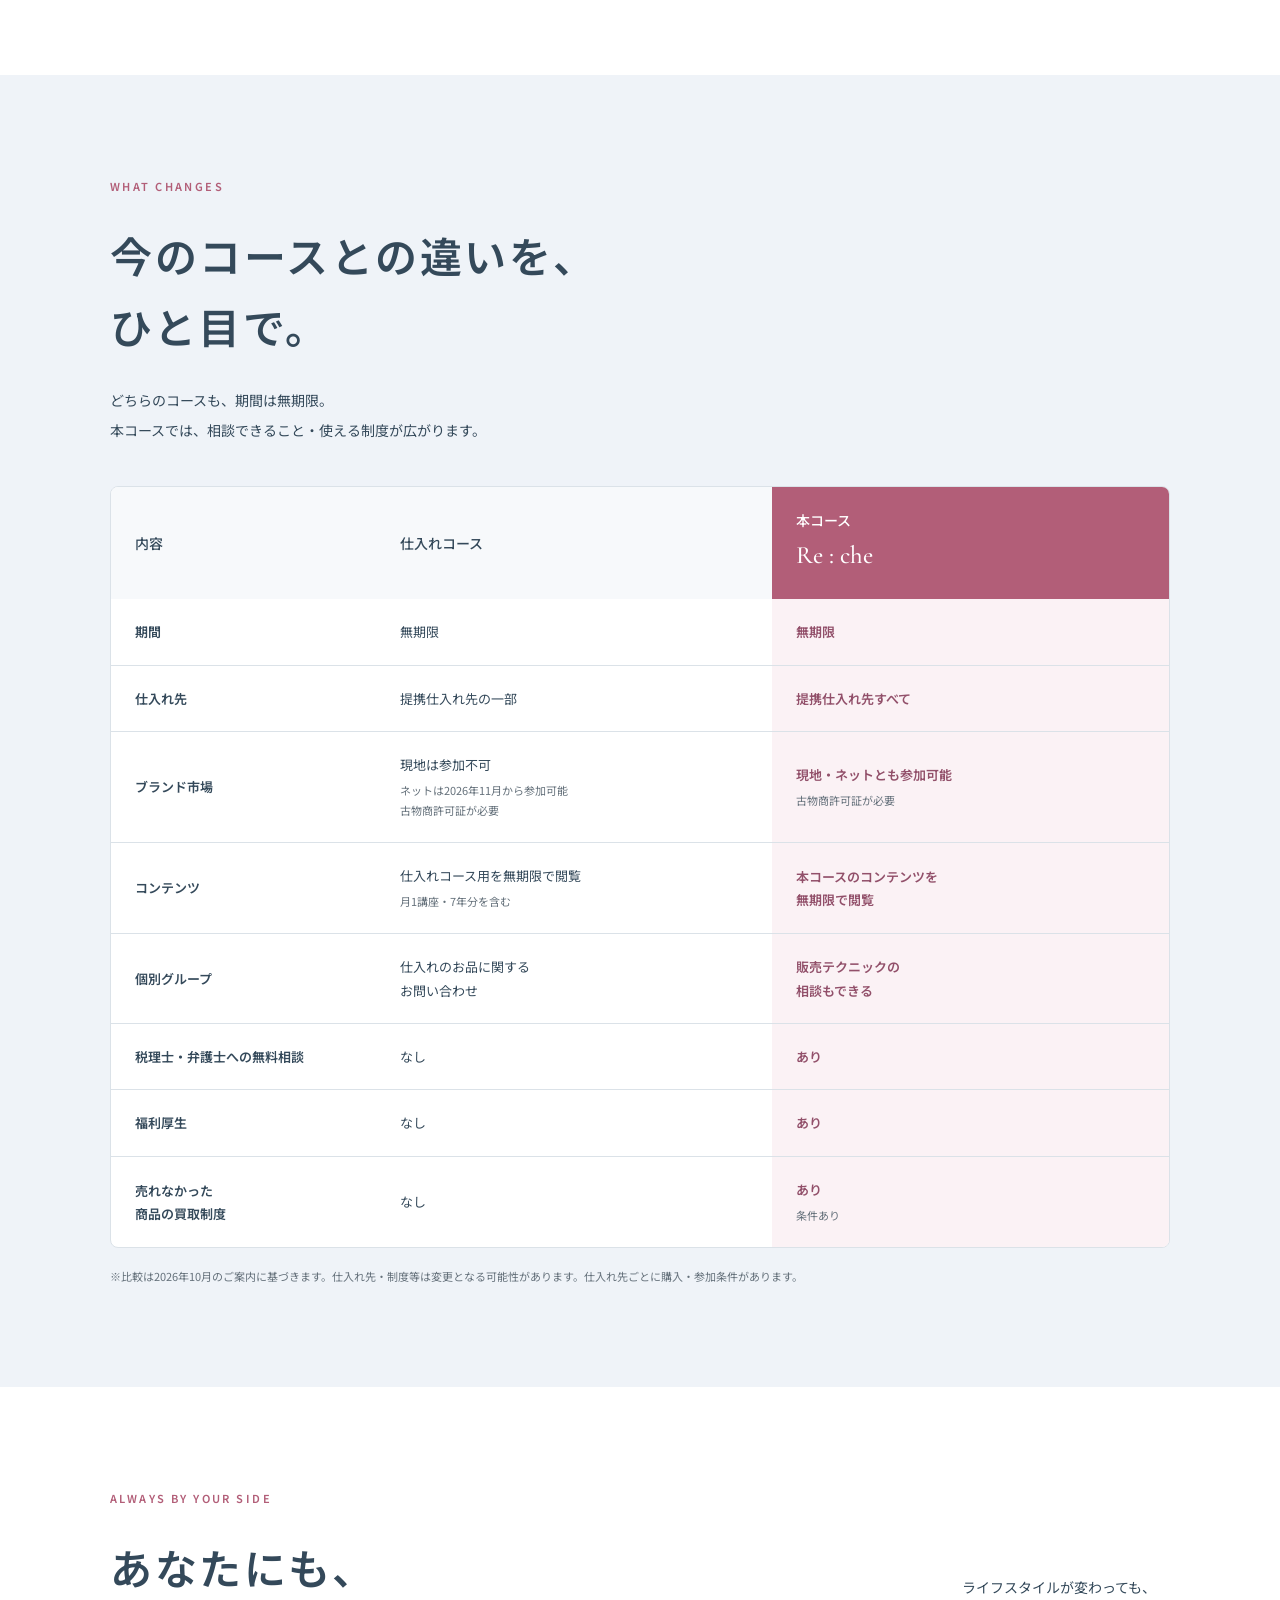
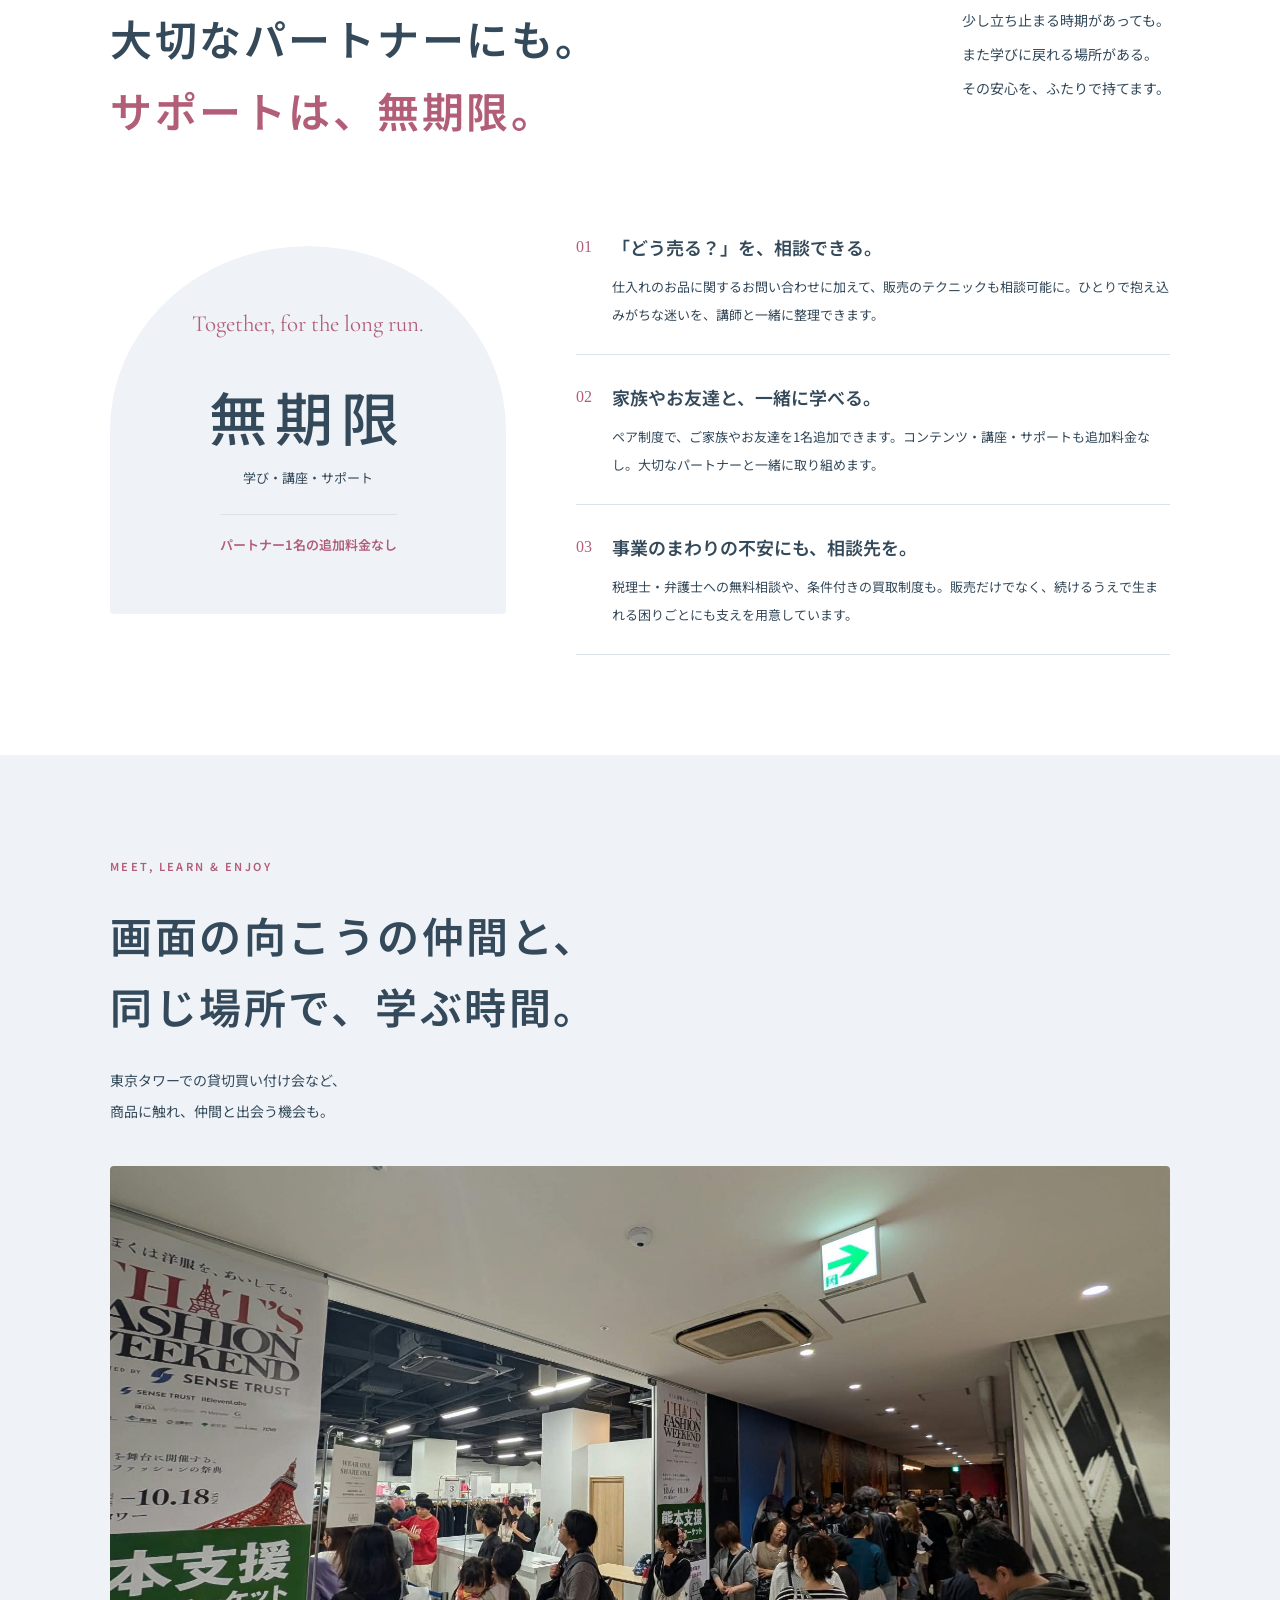
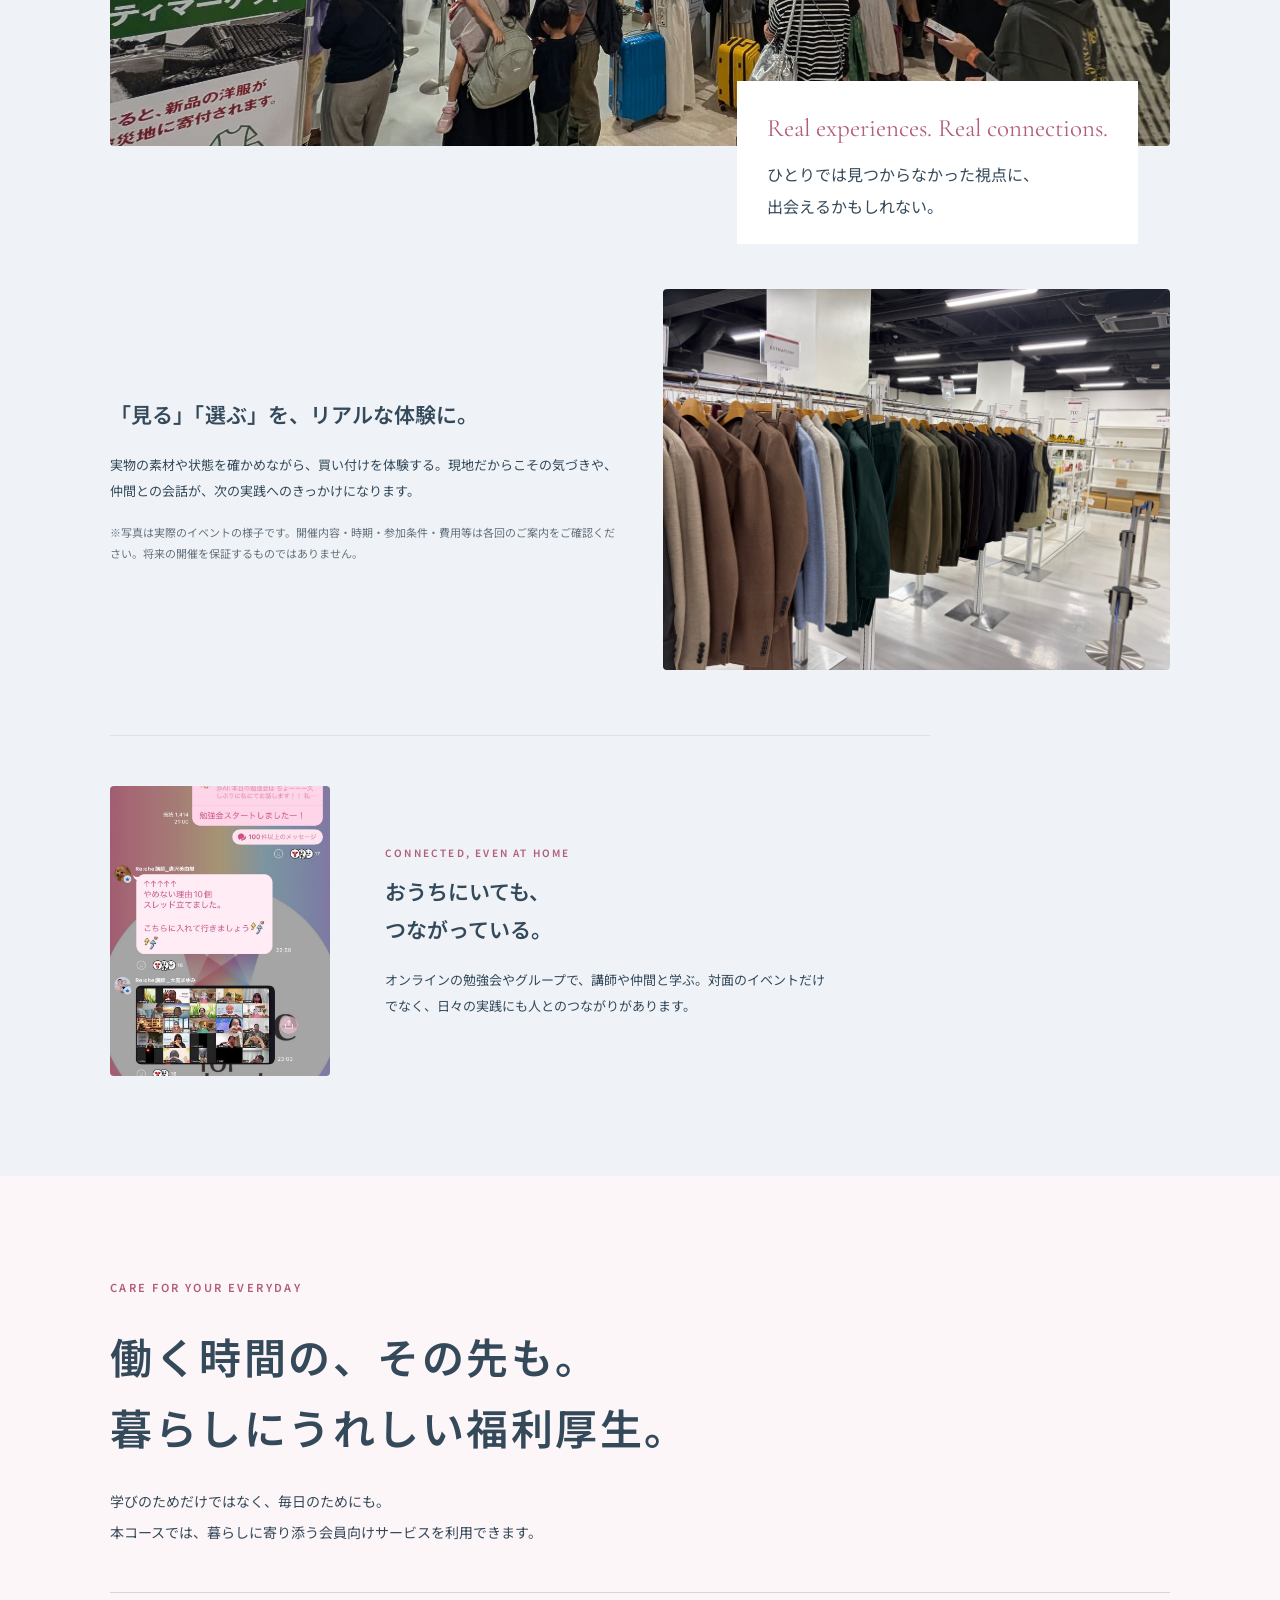
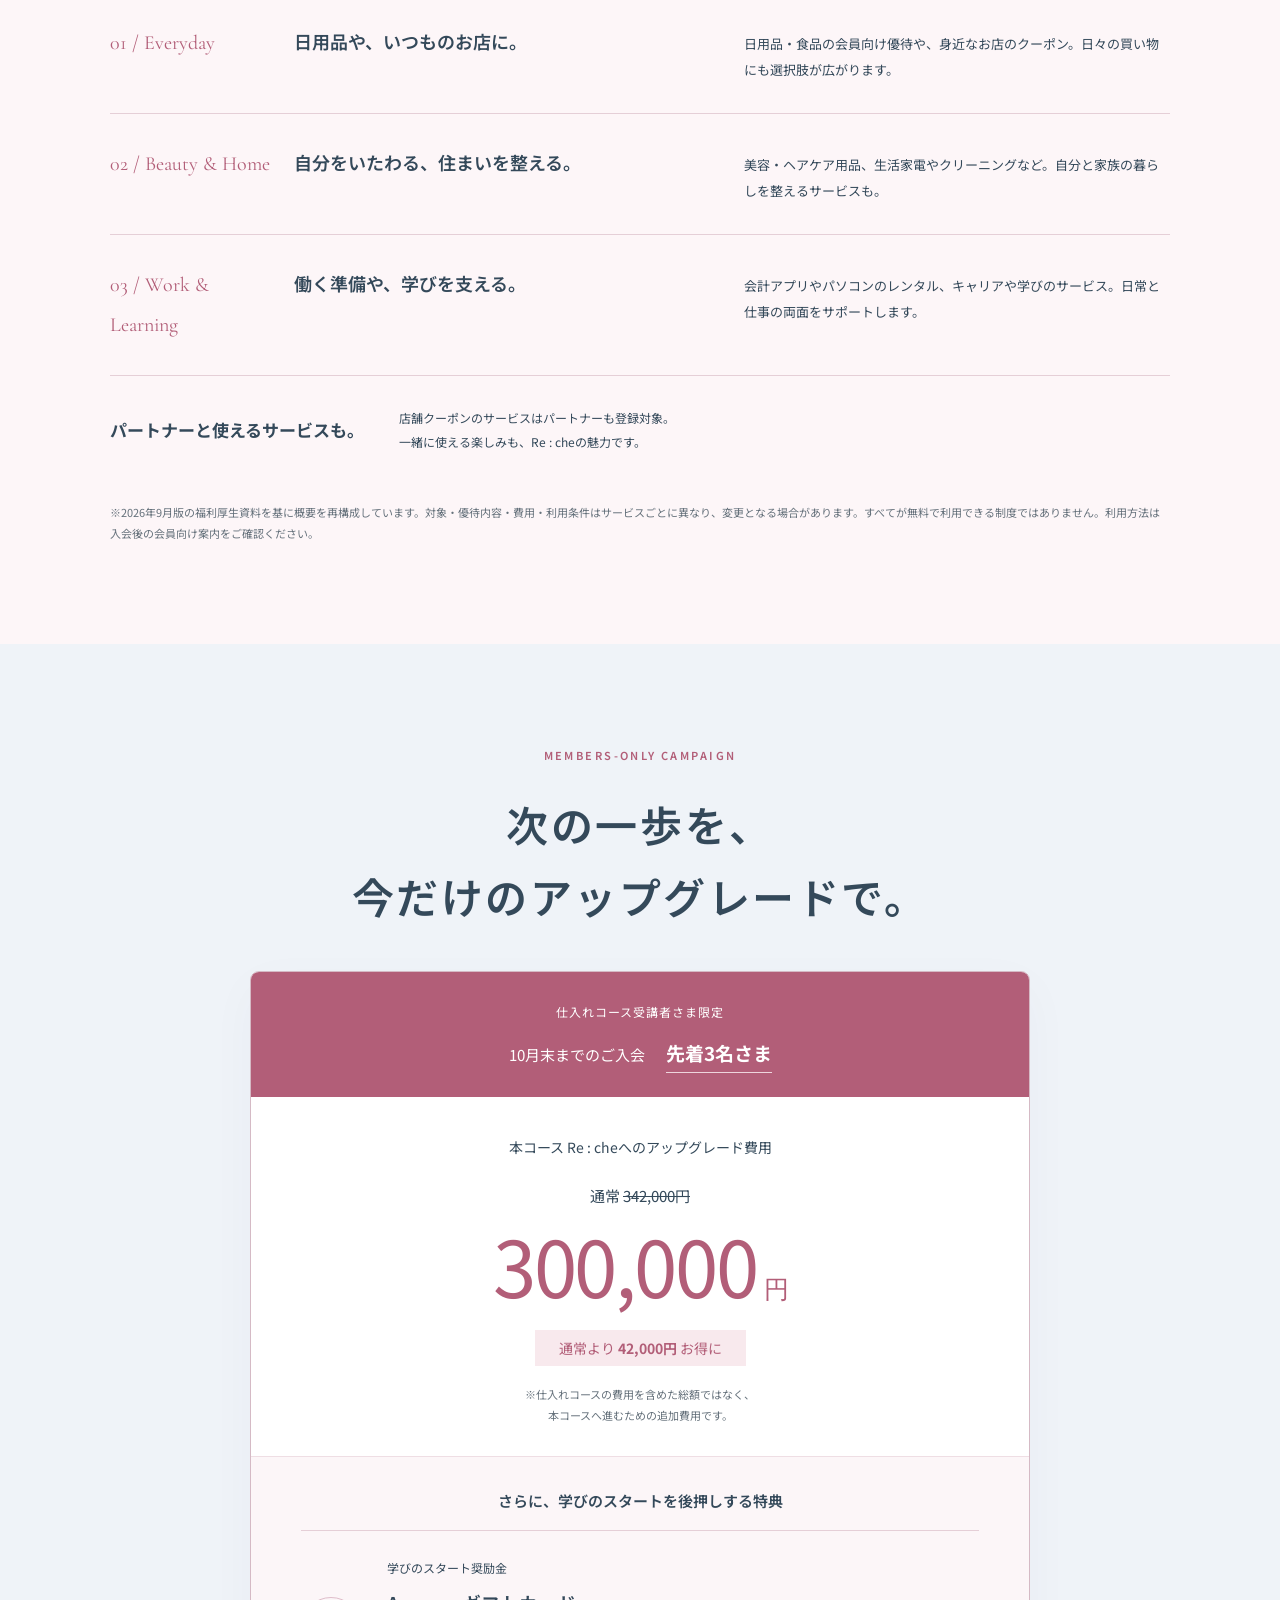
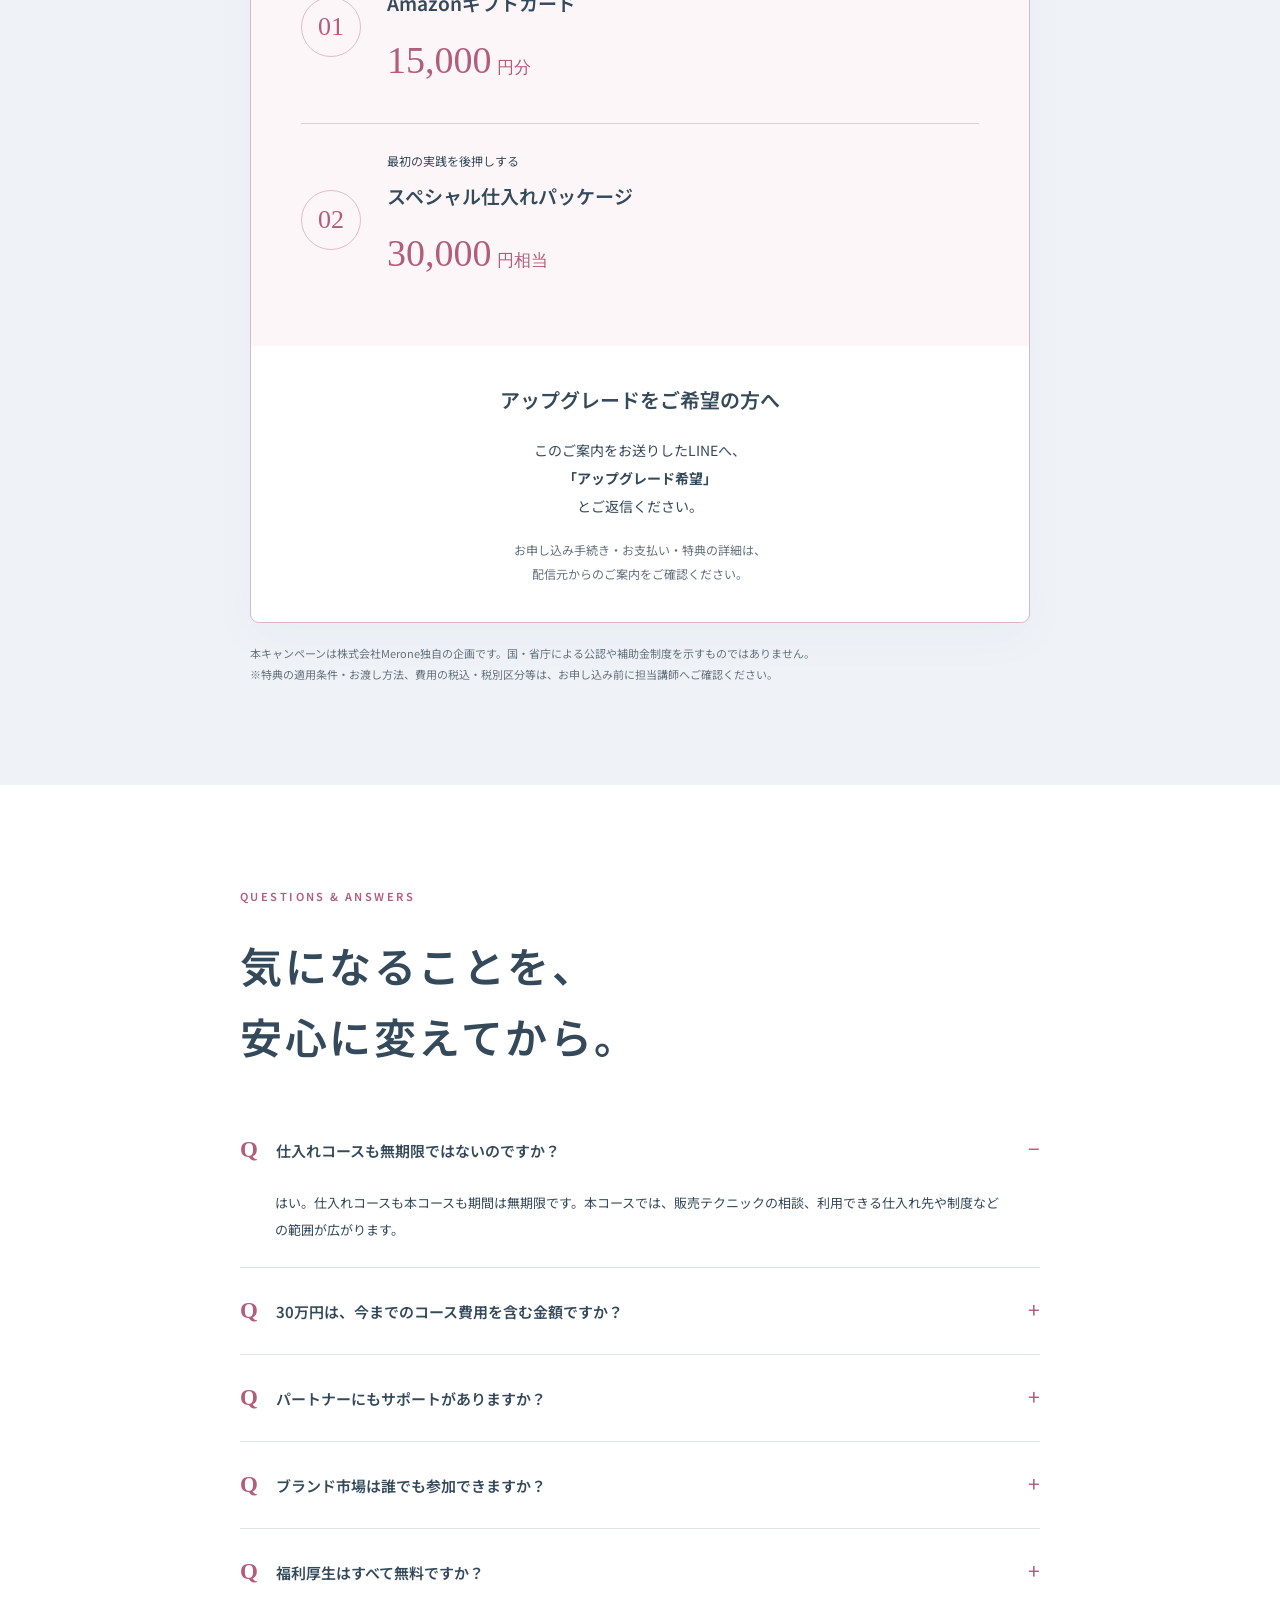
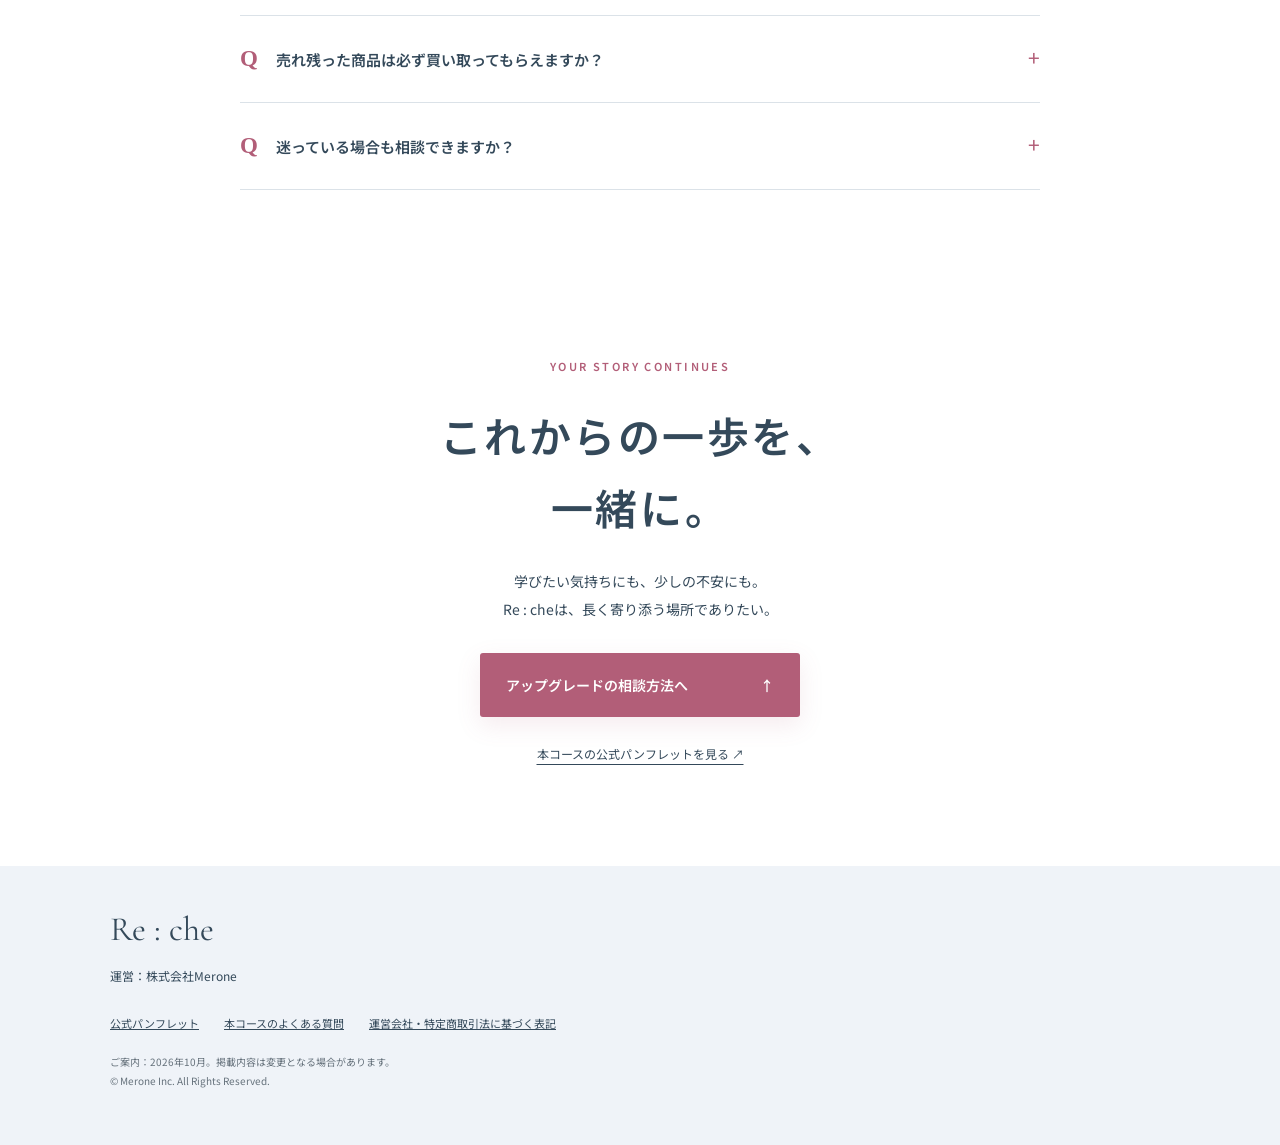
<file: upgrade/index.html>
<!DOCTYPE html>
<html lang="ja">
<head>
<meta charset="UTF-8">
<meta name="viewport" content="width=device-width, initial-scale=1">
<title>仕入れコースから、本コース Re : cheへ｜アップグレードキャンペーン</title>
<meta name="description" content="仕入れコース受講者さまへ。学びも相談も、パートナーと一緒に無期限。Re : che本コースへのアップグレードが通常342,000円のところ300,000円。10月末まで・先着3名さまのキャンペーンをご案内します。">
<meta property="og:title" content="仕入れの、その先へ。Re : che アップグレードキャンペーン">
<meta property="og:description" content="仕入れコース受講者さま限定。パートナーと一緒に、学びと相談を無期限で。">
<meta property="og:type" content="website">
<meta property="og:image" content="https://kumiko0814.github.io/reche-pamphlet/upgrade/assets/event-buying.jpg">
<link rel="preconnect" href="https://fonts.googleapis.com">
<link rel="preconnect" href="https://fonts.gstatic.com" crossorigin>
<link href="https://fonts.googleapis.com/css2?family=Cormorant+Garamond:wght@400;500&family=Noto+Sans+JP:wght@400;500;600;700&display=swap" rel="stylesheet">
<link rel="stylesheet" href="style.css">
</head>
<body>
<header class="header"><a href="../" class="brand" aria-label="Re : che 公式パンフレット">Re : che<small>リッシュ</small></a><a class="header-link" href="#campaign">キャンペーンを見る <span>↗</span></a></header>
<main>
<section class="hero">
 <div class="hero-copy"><p class="eyebrow">FOR OUR MEMBERS</p><p class="audience">仕入れコース受講者さまへ</p><h1>仕入れの、<br>その先へ。<span>ひとりで進む毎日に、<br>ずっと頼れる場所を。</span></h1><p class="lead">仕入れ先に出会えた、今。<br>次は「どう売る？」「どう続ける？」も、<br>相談できる本コース Re : cheへ。</p><a href="#campaign" class="button">アップグレードの内容を見る <span>↓</span></a><p class="hero-note">10月末までのご入会・先着3名さま</p></div>
 <div class="hero-art"><img src="assets/event-buying.jpg" alt="東京タワーの買い付けイベントで並ぶアパレル商品" fetchpriority="high"><div class="photo-label"><span class="en">A new chapter, together.</span><p>学びも、出会いも、暮らしも。<br>あなたの次の一歩を、ここから。</p></div><div class="hero-seal">無期限の伴走<br><b>パートナーも<br>一緒に</b></div></div>
</section>
<div class="offer-strip"><p>本コースへのアップグレード費用</p><p><s>342,000円</s><span>→</span><strong>300,000<small>円</small></strong><em>42,000円OFF</em></p></div>
<section class="intro wrap"><p class="eyebrow">YOUR NEXT STEP</p><h2>仕入れができる安心から、<br>続けていける安心へ。</h2><p>「出品の工夫を、誰かに相談したい」<br>「家族と一緒に取り組めたら」<br>「同じ目標を持つ仲間に出会いたい」</p><p>そんな気持ちが芽生えたら、<br>本コースへ進むタイミングかもしれません。<br>Re : cheには、仕入れだけでは終わらない<br class="mobile">学びと支えがあります。</p></section>
<section class="comparison section" id="difference"><div class="wrap"><p class="eyebrow">WHAT CHANGES</p><h2>今のコースとの違いを、<br>ひと目で。</h2><p class="section-lead">どちらのコースも、期間は無期限。<br>本コースでは、相談できること・使える制度が広がります。</p><div class="table-shell"><table><caption>仕入れコースと本コース Re : che の比較</caption><thead><tr><th scope="col">内容</th><th scope="col">仕入れコース</th><th scope="col">本コース<br><span class="table-brand">Re : che</span></th></tr></thead><tbody>
<tr><th scope="row">期間</th><td>無期限</td><td>無期限</td></tr>
<tr><th scope="row">仕入れ先</th><td>提携仕入れ先の一部</td><td>提携仕入れ先すべて</td></tr>
<tr><th scope="row">ブランド市場</th><td>現地は参加不可<br><small>ネットは2026年11月から参加可能<br>古物商許可証が必要</small></td><td>現地・ネットとも参加可能<small>古物商許可証が必要</small></td></tr>
<tr><th scope="row">コンテンツ</th><td>仕入れコース用を無期限で閲覧<small>月1講座・7年分を含む</small></td><td>本コースのコンテンツを<br>無期限で閲覧</td></tr>
<tr><th scope="row">個別グループ</th><td>仕入れのお品に関する<br>お問い合わせ</td><td>販売テクニックの<br>相談もできる</td></tr>
<tr><th scope="row">税理士・弁護士への無料相談</th><td>なし</td><td>あり</td></tr>
<tr><th scope="row">福利厚生</th><td>なし</td><td>あり</td></tr>
<tr><th scope="row">売れなかった<br>商品の買取制度</th><td>なし</td><td>あり<small>条件あり</small></td></tr>
</tbody></table></div><p class="note">※比較は2026年10月のご案内に基づきます。仕入れ先・制度等は変更となる可能性があります。仕入れ先ごとに購入・参加条件があります。</p></div></section>
<section class="support section"><div class="wrap"><p class="eyebrow">ALWAYS BY YOUR SIDE</p><div class="support-heading"><h2>あなたにも、<br>大切なパートナーにも。<br><span class="pink">サポートは、無期限。</span></h2><p>ライフスタイルが変わっても、<br>少し立ち止まる時期があっても。<br>また学びに戻れる場所がある。<br>その安心を、ふたりで持てます。</p></div><div class="support-body"><div class="support-stat"><span class="en">Together, for the long run.</span><strong>無期限</strong><p>学び・講座・サポート</p><div>パートナー1名の追加料金なし</div></div><div class="support-details"><article><span>01</span><div><h3>「どう売る？」を、相談できる。</h3><p>仕入れのお品に関するお問い合わせに加えて、販売のテクニックも相談可能に。ひとりで抱え込みがちな迷いを、講師と一緒に整理できます。</p></div></article><article><span>02</span><div><h3>家族やお友達と、一緒に学べる。</h3><p>ペア制度で、ご家族やお友達を1名追加できます。コンテンツ・講座・サポートも追加料金なし。大切なパートナーと一緒に取り組めます。</p></div></article><article><span>03</span><div><h3>事業のまわりの不安にも、相談先を。</h3><p>税理士・弁護士への無料相談や、条件付きの買取制度も。販売だけでなく、続けるうえで生まれる困りごとにも支えを用意しています。</p></div></article></div></div></div></section>
<section class="events section"><div class="wrap"><p class="eyebrow">MEET, LEARN &amp; ENJOY</p><h2>画面の向こうの仲間と、<br>同じ場所で、学ぶ時間。</h2><p class="section-lead">東京タワーでの貸切買い付け会など、<br>商品に触れ、仲間と出会う機会も。</p><figure class="event-main"><img src="assets/event-entrance.jpg" alt="東京タワーのイベント会場で買い付けを楽しむ参加者たち" loading="lazy"><figcaption><span class="en">Real experiences. Real connections.</span><p>ひとりでは見つからなかった視点に、<br>出会えるかもしれない。</p></figcaption></figure><div class="event-bottom"><div><h3>「見る」「選ぶ」を、リアルな体験に。</h3><p>実物の素材や状態を確かめながら、買い付けを体験する。現地だからこその気づきや、仲間との会話が、次の実践へのきっかけになります。</p><p class="note">※写真は実際のイベントの様子です。開催内容・時期・参加条件・費用等は各回のご案内をご確認ください。将来の開催を保証するものではありません。</p></div><img src="assets/event-buying.jpg" alt="買い付け会場に整然と並んだジャケットやコート" loading="lazy"></div><div class="community"><img src="assets/community.jpg" alt="Re : cheのオンライン勉強会と講師のメッセージの様子" loading="lazy"><div><p class="eyebrow">CONNECTED, EVEN AT HOME</p><h3>おうちにいても、<br>つながっている。</h3><p>オンラインの勉強会やグループで、講師や仲間と学ぶ。対面のイベントだけでなく、日々の実践にも人とのつながりがあります。</p></div></div></div></section>
<section class="benefits section"><div class="wrap"><p class="eyebrow">CARE FOR YOUR EVERYDAY</p><h2>働く時間の、その先も。<br>暮らしにうれしい福利厚生。</h2><p class="section-lead">学びのためだけではなく、毎日のためにも。<br>本コースでは、暮らしに寄り添う会員向けサービスを利用できます。</p><div class="benefit-list"><article><span class="en">01 / Everyday</span><h3>日用品や、いつものお店に。</h3><p>日用品・食品の会員向け優待や、身近なお店のクーポン。日々の買い物にも選択肢が広がります。</p></article><article><span class="en">02 / Beauty &amp; Home</span><h3>自分をいたわる、住まいを整える。</h3><p>美容・ヘアケア用品、生活家電やクリーニングなど。自分と家族の暮らしを整えるサービスも。</p></article><article><span class="en">03 / Work &amp; Learning</span><h3>働く準備や、学びを支える。</h3><p>会計アプリやパソコンのレンタル、キャリアや学びのサービス。日常と仕事の両面をサポートします。</p></article></div><div class="benefit-footer"><strong>パートナーと使えるサービスも。</strong><p>店舗クーポンのサービスはパートナーも登録対象。<br>一緒に使える楽しみも、Re : cheの魅力です。</p></div><p class="note">※2026年9月版の福利厚生資料を基に概要を再構成しています。対象・優待内容・費用・利用条件はサービスごとに異なり、変更となる場合があります。すべてが無料で利用できる制度ではありません。利用方法は入会後の会員向け案内をご確認ください。</p></div></section>
<section class="campaign section" id="campaign"><div class="wrap"><p class="eyebrow">MEMBERS-ONLY CAMPAIGN</p><h2>次の一歩を、<br>今だけのアップグレードで。</h2><div class="campaign-box"><div class="campaign-top"><span>仕入れコース受講者さま限定</span><p>10月末までのご入会 <b>先着3名さま</b></p></div><div class="price"><p>本コース Re : cheへのアップグレード費用</p><p class="regular">通常 <s>342,000円</s></p><p class="price-number">300,000<span>円</span></p><p class="discount">通常より <b>42,000円</b> お得に</p><p class="note">※仕入れコースの費用を含めた総額ではなく、<br>本コースへ進むための追加費用です。</p></div><div class="gifts"><h3>さらに、学びのスタートを後押しする特典</h3><div class="gift-row"><span class="gift-no">01</span><div><p>学びのスタート奨励金</p><h4>Amazonギフトカード<br><strong>15,000<span>円分</span></strong></h4></div></div><div class="gift-row"><span class="gift-no">02</span><div><p>最初の実践を後押しする</p><h4>スペシャル仕入れパッケージ<br><strong>30,000<span>円相当</span></strong></h4></div></div></div><div class="apply" id="apply"><h3>アップグレードをご希望の方へ</h3><p>このご案内をお送りしたLINEへ、<br><b>「アップグレード希望」</b><br>とご返信ください。</p><p>お申し込み手続き・お支払い・特典の詳細は、<br>配信元からのご案内をご確認ください。</p></div></div><p class="campaign-note">本キャンペーンは株式会社Merone独自の企画です。国・省庁による公認や補助金制度を示すものではありません。<br>※特典の適用条件・お渡し方法、費用の税込・税別区分等は、お申し込み前に担当講師へご確認ください。</p></div></section>
<section class="faq section"><div class="wrap narrow"><p class="eyebrow">QUESTIONS &amp; ANSWERS</p><h2>気になることを、<br>安心に変えてから。</h2><details open><summary>仕入れコースも無期限ではないのですか？</summary><p>はい。仕入れコースも本コースも期間は無期限です。本コースでは、販売テクニックの相談、利用できる仕入れ先や制度などの範囲が広がります。</p></details><details><summary>30万円は、今までのコース費用を含む金額ですか？</summary><p>いいえ。今回の300,000円は、仕入れコースから本コースへのアップグレードに必要な追加費用です。元の仕入れコース費用を含む総額ではありません。</p></details><details><summary>パートナーにもサポートがありますか？</summary><p>本コースのペア制度では、ご家族やお友達を1名追加できます。コンテンツ・講座・サポートも追加料金なしで利用できます。登録方法は担当講師へご確認ください。</p></details><details><summary>ブランド市場は誰でも参加できますか？</summary><p>本コースでは現地・ネットとも参加できますが、古物商許可証が必要です。仕入れ先やイベントごとの条件も、各ご案内でご確認ください。仕入れコースは現地への参加はできず、ネットは2026年11月から参加可能とご案内しています。</p></details><details><summary>福利厚生はすべて無料ですか？</summary><p>サービスにより費用や優待、利用条件が異なります。サービスそのものの料金が必要なものもあります。会員向けの最新案内でご確認ください。</p></details><details><summary>売れ残った商品は必ず買い取ってもらえますか？</summary><p>買取制度には条件があります。すべての商品を無条件で買い取る制度ではありません。対象商品や条件は、事前に担当講師へご確認ください。学習や販売による成果を保証するものではありません。</p></details><details><summary>迷っている場合も相談できますか？</summary><p>現在の取り組み方や、これから学びたいことを担当講師へお聞かせください。コースの違い・費用・適用条件を確認したうえでご検討いただけます。</p></details></div></section>
<section class="closing wrap"><p class="eyebrow">YOUR STORY CONTINUES</p><h2>これからの一歩を、<br>一緒に。</h2><p>学びたい気持ちにも、少しの不安にも。<br>Re : cheは、長く寄り添う場所でありたい。</p><a class="button" href="#apply">アップグレードの相談方法へ <span>↑</span></a><a class="text-link" href="../">本コースの公式パンフレットを見る ↗</a></section>
</main>
<footer><div class="wrap"><a href="../" class="brand">Re : che</a><p>運営：株式会社Merone</p><nav aria-label="関連情報"><a href="../">公式パンフレット</a><a href="https://kumiko0814.github.io/reche-faq/">本コースのよくある質問</a><a href="https://merone.jp">運営会社・特定商取引法に基づく表記</a></nav><p class="note">ご案内：2026年10月。掲載内容は変更となる場合があります。<br>© Merone Inc. All Rights Reserved.</p></div></footer>
<a class="mobile-cta" href="#apply">アップグレードの相談方法を見る <span>↗</span></a>
</body></html>
</file>
<file: upgrade/style.css>
:root{--base:#fff;--main:#eff3f8;--accent:#b25e78;--pink:#f8e9ed;--ink:#34495a;--muted:#65717b;--line:#dbe2e8;--deep:#293e50}*{box-sizing:border-box}html{scroll-behavior:smooth;scroll-padding-top:30px}body{margin:0;color:var(--ink);background:var(--base);font-family:"Yu Gothic",YuGothic,"Noto Sans JP",sans-serif;font-size:15px;line-height:2;-webkit-font-smoothing:antialiased}img{display:block;max-width:100%;height:auto}a{color:inherit}h1,h2,h3,h4,p,figure{margin:0}h1,h2,h3,h4{font-weight:600}h2{font-size:clamp(27px,3.3vw,42px);line-height:1.7;letter-spacing:.06em}h3{font-size:21px;line-height:1.8}p+p{margin-top:20px}.wrap{width:min(1060px,calc(100% - 44px));margin:auto}.narrow{max-width:800px}.section{padding:100px 0}.eyebrow{font-size:11px;letter-spacing:.22em;font-weight:600;color:var(--accent);margin-bottom:22px}.en,.brand{font-family:"Cormorant Garamond",Georgia,serif}.pink{color:var(--accent)}.header{max-width:1320px;margin:auto;padding:24px 5%;display:flex;align-items:center;justify-content:space-between;border-bottom:1px solid var(--line)}.brand{font-size:37px;text-decoration:none;line-height:1.1;white-space:nowrap;font-weight:400}.brand small{display:block;font-family:"Yu Gothic",sans-serif;font-size:9px;letter-spacing:.3em;margin-top:6px}.header-link{font-size:12px;text-decoration:none;border-bottom:1px solid var(--accent);padding:5px 0}.header-link span{margin-left:20px;color:var(--accent)}.hero{max-width:1320px;margin:auto;display:grid;grid-template-columns:1fr 1fr;padding:65px 5% 70px;gap:30px;align-items:center;background:linear-gradient(130deg,var(--base),var(--main))}.audience{font-size:13px;letter-spacing:.1em;margin-bottom:16px}.hero h1{font-size:clamp(46px,5.2vw,70px);font-weight:500;letter-spacing:.08em;line-height:1.4}.hero h1 span{display:block;font-size:clamp(21px,2.2vw,28px);letter-spacing:.04em;margin-top:23px;line-height:1.8}.lead{font-size:14px;margin-top:26px}.button{background:var(--accent);color:var(--base);display:inline-flex;justify-content:space-between;align-items:center;gap:24px;text-decoration:none;padding:18px 26px;margin-top:30px;border-radius:3px;font-size:14px;font-weight:600;box-shadow:0 8px 24px #b25e7820;transition:transform .2s}.button:hover{transform:translateY(-2px)}.hero-note{font-size:11px;margin-top:10px;color:var(--muted)}.hero-art{position:relative;padding-top:30px}.hero-art>img{width:100%;height:540px;object-fit:cover;object-position:36% center;border-radius:160px 160px 4px 4px}.photo-label{margin:22px 0 0 25px;border-left:1px solid var(--accent);padding-left:20px}.photo-label .en{font-size:27px;color:var(--accent)}.photo-label p{font-size:12px;line-height:1.9;margin-top:6px}.hero-seal{position:absolute;right:-10px;top:3px;width:130px;height:130px;border-radius:50%;display:flex;flex-direction:column;justify-content:center;align-items:center;background:var(--pink);font-size:12px;line-height:1.7;text-align:center;border:6px solid var(--base)}.hero-seal b{font-size:17px;font-weight:600;margin-top:2px}.offer-strip{background:var(--deep);color:var(--base);padding:23px;display:flex;justify-content:center;align-items:center;gap:38px}.offer-strip p{margin:0;font-size:12px}.offer-strip p+p{display:flex;align-items:center;gap:18px}.offer-strip s{color:#d1dce5;font-size:16px}.offer-strip strong{font-size:32px;font-weight:500;line-height:1.4;white-space:nowrap}.offer-strip small{font-size:16px}.offer-strip em{font-style:normal;font-size:11px;border:1px solid #d9b6c1;color:#f3d9e2;padding:2px 10px;white-space:nowrap}.intro{text-align:center;padding:95px 0}.intro h2{margin-bottom:36px}.intro>p:not(.eyebrow){font-size:15px;line-height:2.3}.intro>p+p{margin-top:26px}.comparison{background:var(--main)}.section-lead{margin-top:23px;font-size:14px;line-height:2.2}.table-shell{margin-top:40px;background:var(--base);border-radius:8px;overflow:hidden;border:1px solid var(--line)}table{border-collapse:collapse;width:100%;table-layout:fixed;font-size:13px;line-height:1.8}caption{position:absolute;width:1px;height:1px;overflow:hidden;clip-path:inset(50%)}th,td{text-align:left;padding:21px 24px;border-bottom:1px solid var(--line);vertical-align:middle}thead th{font-size:14px;font-weight:500;background:#f7f9fb}thead th:first-child{width:25%}thead th:last-child{background:var(--accent);color:var(--base)}.table-brand{font-family:"Cormorant Garamond",serif;font-size:25px}tbody th{font-weight:600}td:last-child{background:#fbf2f5;color:#92506a;font-weight:600}td small{display:block;font-weight:400;font-size:11px;margin-top:5px;color:var(--muted)}tr:last-child>*{border-bottom:0}.note{font-size:11px;color:var(--muted);line-height:1.9;margin-top:18px}.support-heading{display:flex;justify-content:space-between;gap:40px;align-items:center}.support-heading>p{font-size:14px;line-height:2.4}.support-body{display:grid;grid-template-columns:.8fr 1.2fr;gap:70px;margin-top:60px;align-items:center}.support-stat{padding:55px 20px;background:var(--main);text-align:center;border-radius:50% 50% 4px 4px}.support-stat .en{font-size:23px;color:var(--accent)}.support-stat strong{display:block;font-size:58px;letter-spacing:.14em;line-height:1.7;font-weight:500;margin-top:20px}.support-stat p{font-size:13px}.support-stat div{display:inline-block;border-top:1px solid var(--line);padding-top:17px;margin-top:23px;font-size:13px;color:var(--accent);font-weight:600}.support-details article{display:flex;gap:20px;padding:26px 0;border-bottom:1px solid var(--line)}.support-details article>span{font-family:Georgia,serif;color:var(--accent);font-size:16px}.support-details h3{font-size:18px}.support-details p{font-size:13px;line-height:2.1;margin-top:10px}.events{background:var(--main)}.event-main{margin-top:40px;position:relative}.event-main>img{width:100%;max-height:580px;object-fit:cover;border-radius:4px}.event-main figcaption{background:var(--base);padding:22px 30px;width:fit-content;position:relative;margin:-65px 32px 0 auto}.event-main .en{font-size:25px;color:var(--accent)}.event-main figcaption p{font-size:16px;margin-top:5px}.event-bottom{display:grid;grid-template-columns:1fr 1fr;gap:45px;align-items:center;margin-top:45px}.event-bottom p{font-size:13px;margin-top:18px}.event-bottom .note{font-size:11px}.event-bottom img{border-radius:4px}.community{margin-top:65px;border-top:1px solid var(--line);padding-top:50px;display:grid;grid-template-columns:220px 1fr;gap:55px;align-items:center;max-width:820px}.community>img{height:290px;width:220px;object-fit:cover;object-position:50% 70%;border-radius:4px}.community .eyebrow{font-size:10px;margin-bottom:10px}.community p:not(.eyebrow){font-size:13px;max-width:450px;margin-top:18px}.benefits{background:#fdf6f8}.benefit-list{margin-top:45px;border-top:1px solid #e5cfd7}.benefit-list article{display:grid;grid-template-columns:160px 1fr 1fr;align-items:baseline;gap:24px;padding:30px 0;border-bottom:1px solid #e5cfd7}.benefit-list .en{color:var(--accent);font-size:20px}.benefit-list h3{font-size:18px}.benefit-list p{font-size:13px}.benefit-footer{padding:30px 0;display:flex;align-items:center;gap:35px}.benefit-footer strong{font-size:17px}.benefit-footer p{font-size:12px;margin:0}.campaign{background:var(--main);text-align:center}.campaign-box{max-width:780px;margin:40px auto 0;background:var(--base);border:1px solid #d5bac5;border-radius:9px;overflow:hidden;box-shadow:0 15px 50px #293e5008}.campaign-top{background:var(--accent);color:var(--base);padding:24px 20px}.campaign-top>span{font-size:12px;letter-spacing:.08em}.campaign-top p{font-size:15px;margin-top:8px}.campaign-top b{display:inline-block;font-size:19px;border-bottom:1px solid #eed5dd;margin-left:18px}.price{padding:36px 24px 30px}.price>p:first-child{font-size:14px}.price .regular{margin-top:20px;font-size:15px}.price .price-number{font-size:clamp(54px,8vw,78px);color:var(--accent);font-family:Georgia,"Noto Sans JP",serif;line-height:1.3;letter-spacing:-.03em;margin-top:3px}.price-number span{font-family:"Yu Gothic",sans-serif;font-size:25px;margin-left:8px}.price .discount{display:inline-block;color:var(--accent);background:var(--pink);padding:4px 24px;margin-top:15px;font-size:14px}.price .note{font-size:11px}.gifts{padding:30px 50px;background:#fcf6f8;border-top:1px solid #efdee4}.gifts h3{font-size:15px;margin-bottom:16px}.gift-row{display:flex;text-align:left;gap:26px;align-items:center;padding:25px 0;border-top:1px solid #e5cfd7}.gift-no{font-family:Georgia,serif;font-size:26px;color:var(--accent);border:1px solid #dfbdca;border-radius:50%;width:60px;height:60px;display:flex;align-items:center;justify-content:center;flex-shrink:0}.gift-row p{font-size:12px}.gift-row h4{font-size:19px;margin-top:4px}.gift-row strong{font-family:Georgia,serif;font-size:38px;color:var(--accent);font-weight:400}.gift-row strong span{font-family:"Yu Gothic",sans-serif;font-size:17px;margin-left:5px}.apply{padding:36px 24px}.apply h3{font-size:20px}.apply p{font-size:14px;margin-top:18px}.apply p:last-child{font-size:12px;color:var(--muted)}.campaign-note{max-width:780px;margin:20px auto 0!important;text-align:left;font-size:11px;line-height:1.9;color:var(--muted)}.faq h2{margin-bottom:35px}details{border-bottom:1px solid var(--line);padding:20px 0}summary{cursor:pointer;list-style:none;display:flex;align-items:baseline;gap:18px;font-size:15px;font-weight:600}summary::-webkit-details-marker{display:none}summary::before{content:'Q';font-family:Georgia,serif;color:var(--accent);font-size:23px}summary::after{content:'+';margin-left:auto;font-size:21px;color:var(--accent);font-weight:400}details[open] summary::after{content:'−'}details>p{font-size:13px;line-height:2.1;padding:16px 35px 4px}.closing{padding:65px 0 100px;text-align:center}.closing p:not(.eyebrow){font-size:14px;margin-top:25px}.closing .button{min-width:320px}.text-link{display:block;font-size:12px;margin-top:25px;text-underline-offset:5px}footer{background:var(--main);padding:45px 0 55px}footer .brand{font-size:34px}footer p{font-size:12px;margin-top:15px}footer nav{display:flex;flex-wrap:wrap;gap:12px 25px;margin-top:24px;font-size:11px}footer .note{font-size:10px}.mobile-cta{display:none}.mobile{display:none}a:focus-visible,summary:focus-visible{outline:3px solid var(--accent);outline-offset:5px}
@media(max-width:767px){body{font-size:14px}.section{padding:65px 0}.eyebrow{font-size:10px;letter-spacing:.18em;margin-bottom:18px}.header{padding:19px 22px}.brand{font-size:31px}.header-link{font-size:10px}.header-link span{margin-left:10px}.hero{display:block;padding:36px 22px 35px}.hero-copy{position:relative;z-index:1}.hero h1{font-size:48px;letter-spacing:.06em}.hero h1 span{font-size:22px;margin-top:18px}.audience{font-size:12px}.lead{font-size:13px;line-height:2.2;margin-top:22px}.hero .button{font-size:12px;padding:16px 20px;margin-top:22px;width:100%;max-width:380px}.hero-note{font-size:10px}.hero-art{padding-top:0;margin-top:35px;margin-left:40px}.hero-art>img{height:320px;border-radius:120px 120px 3px 3px}.hero-seal{width:108px;height:108px;top:-17px;right:-8px;font-size:10px}.hero-seal b{font-size:14px}.photo-label{margin:15px 0 0 0;padding-left:14px}.photo-label .en{font-size:23px}.photo-label p{font-size:11px}.offer-strip{display:block;text-align:center;padding:20px 15px}.offer-strip>p:first-child{font-size:11px;margin-bottom:7px}.offer-strip p+p{justify-content:center;gap:10px}.offer-strip s{font-size:12px}.offer-strip strong{font-size:27px}.offer-strip em{font-size:9px;padding:2px 6px}.intro{padding:65px 0}.intro>p:not(.eyebrow){font-size:13px;line-height:2.4}.intro h2{margin-bottom:27px}.section-lead{font-size:13px;margin-top:20px}.table-shell{margin-top:30px}table{font-size:11px;line-height:1.8}th,td{padding:17px 9px;overflow-wrap:anywhere}thead th{font-size:11px}thead th:first-child{width:25%}.table-brand{font-size:22px}td small{font-size:9px;line-height:1.7}.note{font-size:10px}.support-heading{display:block}.support-heading>p{font-size:13px;margin-top:25px}.support-body{display:block;margin-top:32px}.support-stat{max-width:330px;margin:auto;padding:40px 20px}.support-stat strong{font-size:52px}.support-stat .en{font-size:21px}.support-details{margin-top:30px}.support-details article{gap:15px;padding:23px 0}.support-details h3{font-size:17px}.support-details p{font-size:12px}.event-main{margin-top:30px}.event-main>img{height:300px;object-position:52% center}.event-main figcaption{margin:-30px 0 0 18px;padding:17px 18px}.event-main .en{font-size:20px}.event-main figcaption p{font-size:14px}.event-bottom{display:flex;flex-direction:column-reverse;gap:24px;margin-top:28px}.event-bottom img{width:100%;height:220px;object-fit:cover}.event-bottom h3{font-size:18px}.event-bottom p{font-size:12px}.event-bottom .note{font-size:10px}.community{grid-template-columns:115px 1fr;gap:19px;padding-top:30px;margin-top:35px;align-items:start}.community>img{width:115px;height:220px;object-position:center}.community .eyebrow{font-size:8px;letter-spacing:.12em}.community h3{font-size:18px}.community p:not(.eyebrow){font-size:11px;line-height:2;margin-top:10px}.benefit-list{margin-top:30px}.benefit-list article{display:block;padding:25px 0}.benefit-list .en{font-size:19px}.benefit-list h3{font-size:18px;margin-top:9px}.benefit-list p{font-size:12px;margin-top:10px}.benefit-footer{display:block;padding:26px 0 12px}.benefit-footer strong{font-size:17px}.benefit-footer p{font-size:12px;margin-top:10px}.campaign-box{margin-top:28px}.campaign-top{padding:22px 12px}.campaign-top>span{font-size:11px}.campaign-top p{font-size:12px}.campaign-top b{font-size:17px;margin-left:10px}.price{padding:30px 12px}.price>p:first-child{font-size:11px}.price .price-number{font-size:55px}.price-number span{font-size:21px}.price .regular{font-size:13px}.price .discount{font-size:12px}.price .note{font-size:10px}.gifts{padding:26px 20px 12px}.gifts h3{font-size:13px;max-width:230px;margin:0 auto 18px}.gift-row{gap:15px;padding:20px 0}.gift-no{width:43px;height:43px;font-size:22px}.gift-row p{font-size:10px}.gift-row h4{font-size:15px}.gift-row strong{font-size:32px}.gift-row strong span{font-size:14px}.apply{padding:28px 15px}.apply h3{font-size:17px}.apply p{font-size:12px}.apply p:last-child{font-size:10px}.campaign-note{font-size:10px}.faq h2{margin-bottom:25px}summary{font-size:13px;gap:12px;line-height:1.9}summary::before{font-size:20px}details{padding:18px 0}details>p{font-size:12px;padding:12px 26px 3px}.closing{padding:25px 0 65px}.closing p:not(.eyebrow){font-size:12px}.closing .button{min-width:0;width:100%;font-size:13px}.text-link{font-size:11px}footer{padding:35px 0 110px}footer nav{display:block}footer nav a{display:block;margin-top:10px}.mobile-cta{display:flex;position:fixed;bottom:10px;left:12px;right:12px;z-index:5;justify-content:space-between;align-items:center;background:var(--accent);color:var(--base);padding:15px 19px;font-size:12px;font-weight:600;text-decoration:none;border-radius:4px;box-shadow:0 4px 20px #293e5030;border:1px solid #ffffff50}.mobile{display:inline}}
@media(prefers-reduced-motion:reduce){html{scroll-behavior:auto}.button{transition:none}}
</file>
